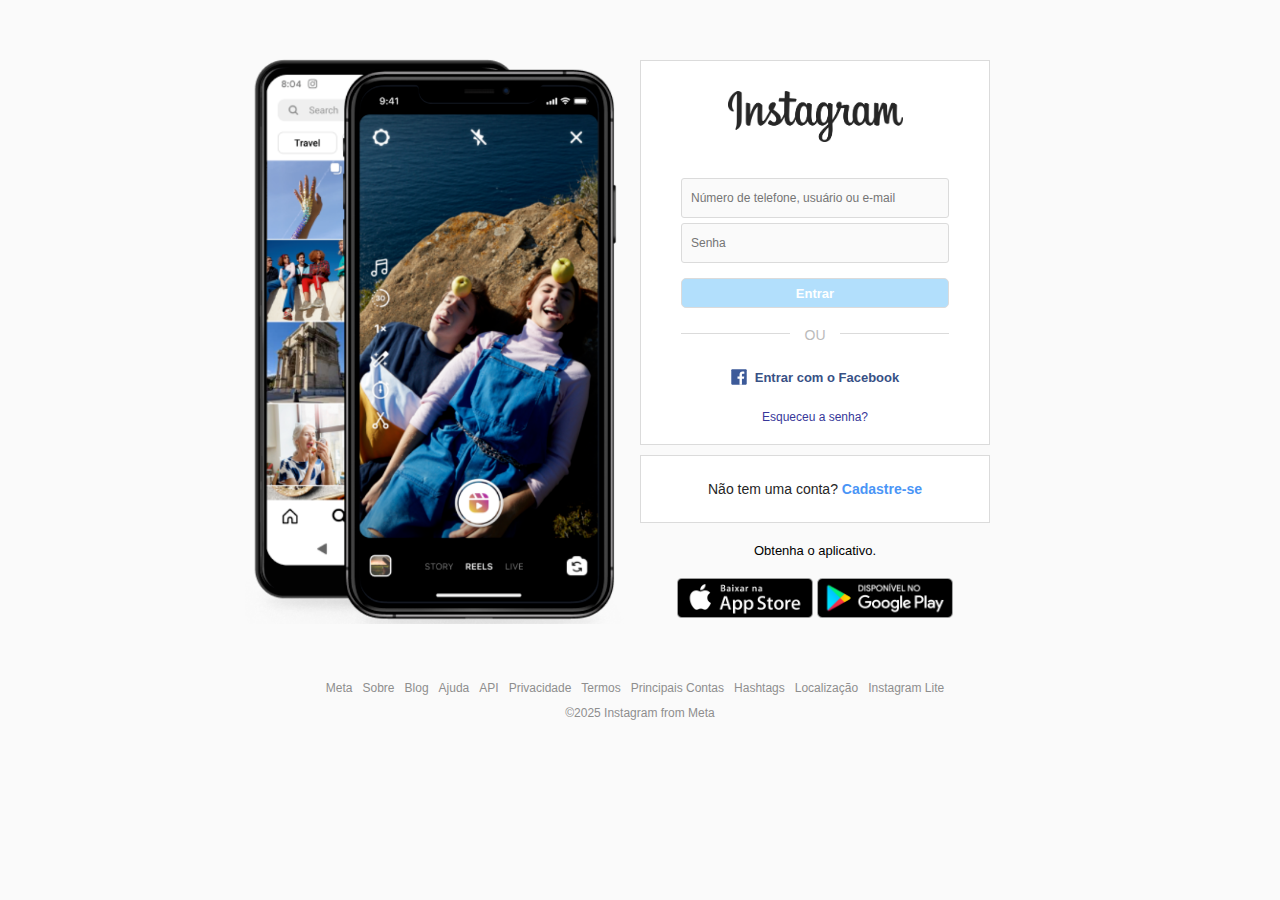
<file: 10_CLONE_HOME_INSTA/index.html>
<!DOCTYPE html>
<html lang="en">
<head>
    <meta charset="UTF-8">
    <meta name="viewport" content="width=device-width, initial-scale=1.0">
    <title>Instagram</title>
    <link rel="stylesheet" href="css/styles.css">
    <link rel="shortcut icon" href="img/favicon.png" type="image/x-icon">
</head>
<body>
    <main>
        <div id="main-container">
            <!-- Banner Container -->
            <div id="banner-container">
                <img src="img/banner2.png" alt="Crie uma conta no Instagram">
            </div>
            <!-- Login e Registro -->
            <div id="form-container">
                <div id="form-box">
                    <img id="logo-insta" src="img/logo_instagram.png" alt="Instagram">
                    <form id="login-form">
                        <input type="text" name="username" placeholder="Número de telefone, usuário ou e-mail">
                        <input type="password" name="password" placeholder="Senha">
                        <input type="submit" value="Entrar">
                    </form>
                    <div class="separator">
                        <div class="line"></div>
                        <span>Ou</span>
                    </div>
                    <div id="other-links">
                        <div id="facebook-login">
                            <a href="#">
                                <img src="img/logo_facebook.svg" alt="Facebook">
                                <span>Entrar com o Facebook</span>
                            </a>
                        </div>
                        <div id="forgot-pass">
                            <a href="#">Esqueceu a senha?</a>
                        </div>
                    </div>
                </div>
                <div id="register-container">
                    <p>Não tem uma conta? <a href="#">Cadastre-se</a></p>
                </div>
                <div id="get-app-container">
                    <p>Obtenha o aplicativo.</p>
                    <a href="#">
                        <img src="img/apple_btn.png" alt="Apple Store">
                    </a>
                    <a href="#">
                        <img src="img/gplay_btn.png" alt="Google Play">
                    </a>
                </div>
            </div>
        </div>
    </main>
    <footer>
        <nav>
            <ul id="footer-links">
                <li><a href="#">Meta</a></li>
                <li><a href="#">Sobre</a></li>
                <li><a href="#">Blog</a></li>
                <li><a href="#">Ajuda</a></li>
                <li><a href="#">API</a></li>
                <li><a href="#">Privacidade</a></li>
                <li><a href="#">Termos</a></li>
                <li><a href="#">Principais Contas</a></li>
                <li><a href="#">Hashtags</a></li>
                <li><a href="#">Localização</a></li>
                <li><a href="#">Instagram Lite</a></li>
            </ul>
        </nav>
        <p id="copyright">&copy;2025 Instagram from Meta</p>
    </footer>
</body>
</html>
</file>
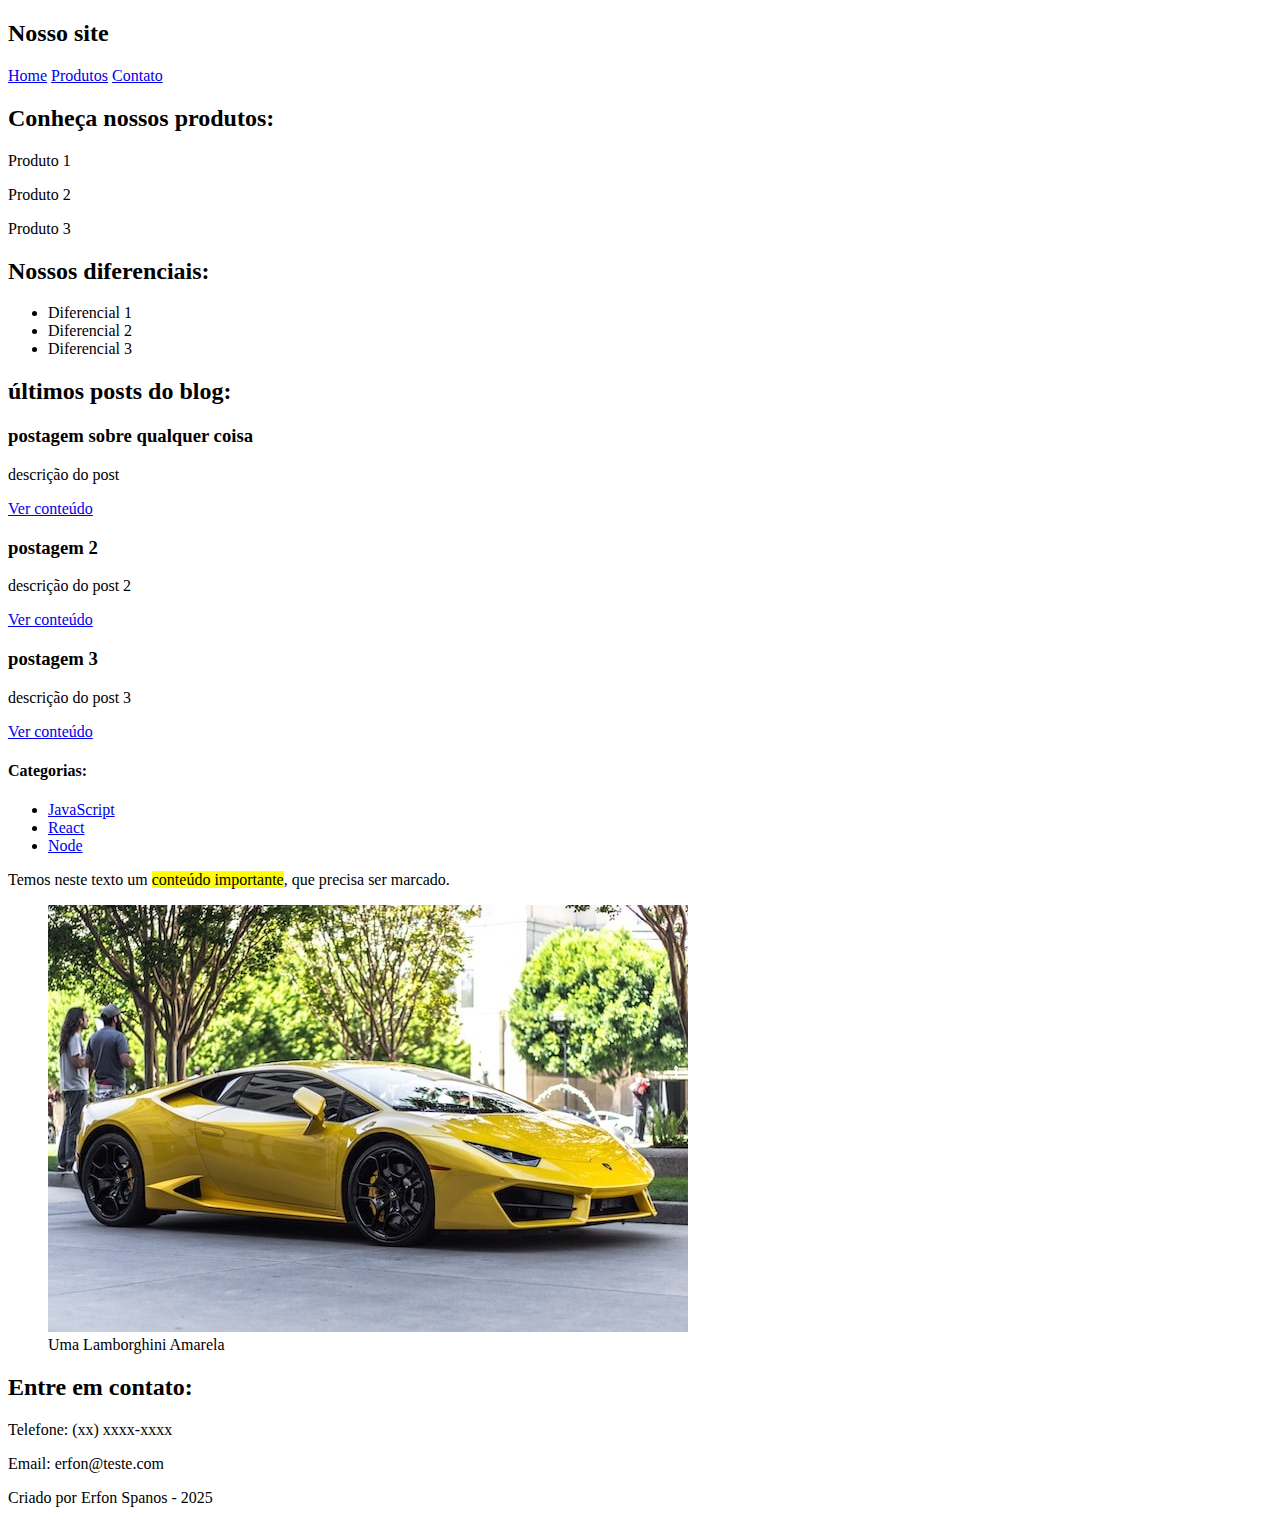
<file: 11_HTML_SEMANTICO/index.html>
<!DOCTYPE html>
<html lang="en">
<head>
    <meta charset="UTF-8">
    <meta name="viewport" content="width=device-width, initial-scale=1.0">
    <title>HTML Semantico</title>
</head>
<body>
    <!-- 3 - header -->
     <header>
        <h2>Nosso site</h2>
        <!-- <ul>
            <li><a href="#">Home</a></li>
            <li><a href="#">Produtos</a></li>
            <li><a href="#">Contato</a></li>
        </ul> -->

        <!-- 5 - nav -->
         <nav>
            <a href="#">Home</a>
            <a href="#">Produtos</a>
            <a href="#">Contato</a>
         </nav>
     </header>
   
    <!-- 8 - main -->
     <main>
        
        <!-- 1 - section -->
    <section>
        <h2>Conheça nossos produtos:</h2>
        <p>Produto 1</p>
        <p>Produto 2</p>
        <p>Produto 3</p>
    </section>
    <section>
        <h2>Nossos diferenciais:</h2>
        <ul>
            <li>Diferencial 1</li>
            <li>Diferencial 2</li>
            <li>Diferencial 3</li>
        </ul>
    </section>

    <!-- 2 - article -->
     <section>
        <h2>últimos posts do blog:</h2>
        <article>
            <h3>postagem sobre qualquer coisa</h3>
            <p>descrição do post</p>
            <a href="#">Ver conteúdo</a>
        </article>
        <article>
            <h3>postagem 2</h3>
            <p>descrição do post 2</p>
            <a href="#">Ver conteúdo</a>
        </article>
        <article>
            <h3>postagem 3</h3>
            <p>descrição do post 3</p>
            <a href="#">Ver conteúdo</a>
        </article>
     </section>

     </main>

     <!-- 6 - aside -->
      <aside>
        <h4>Categorias:</h4>
        <ul>
            <li><a href="#">JavaScript</a></li>
            <li><a href="#">React</a></li>
            <li><a href="#">Node</a></li>
        </ul>
      </aside>

     <!-- 9 - mark -->
     <p>Temos neste texto um <mark>conteúdo importante</mark>, que precisa ser marcado.</p> 

     <!-- 7 - figure - figcaption -->
      <figure>
        <img src="img/lambo.jpg" alt="lamborghini">
        <figcaption>Uma Lamborghini Amarela</figcaption>
      </figure>

     <!-- 4 - footer -->
      <footer>
        <div>
            <h2>Entre em contato:</h2>
            <p>Telefone: (xx) xxxx-xxxx</p>
            <p>Email: erfon@teste.com</p>
        </div>
        <p>Criado por Erfon Spanos - 2025</p>
      </footer>
</body>
</html>
</file>
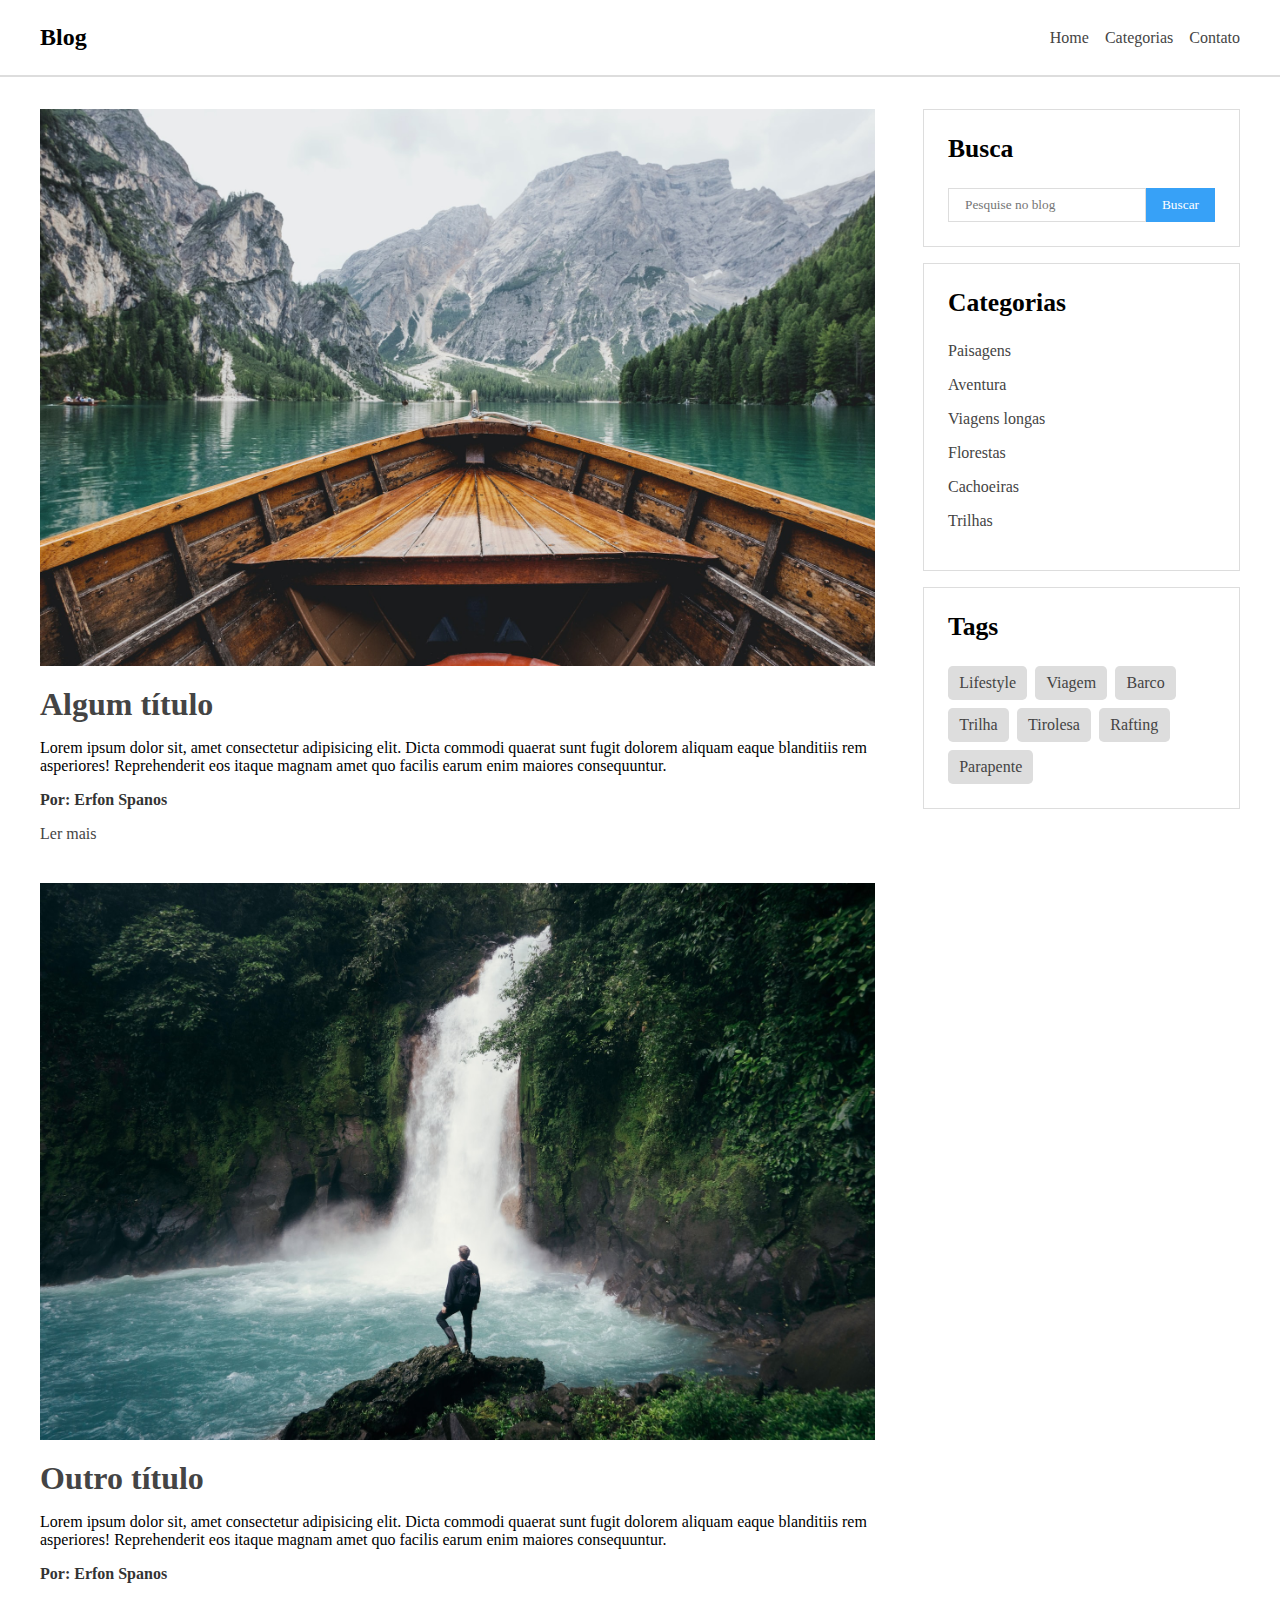
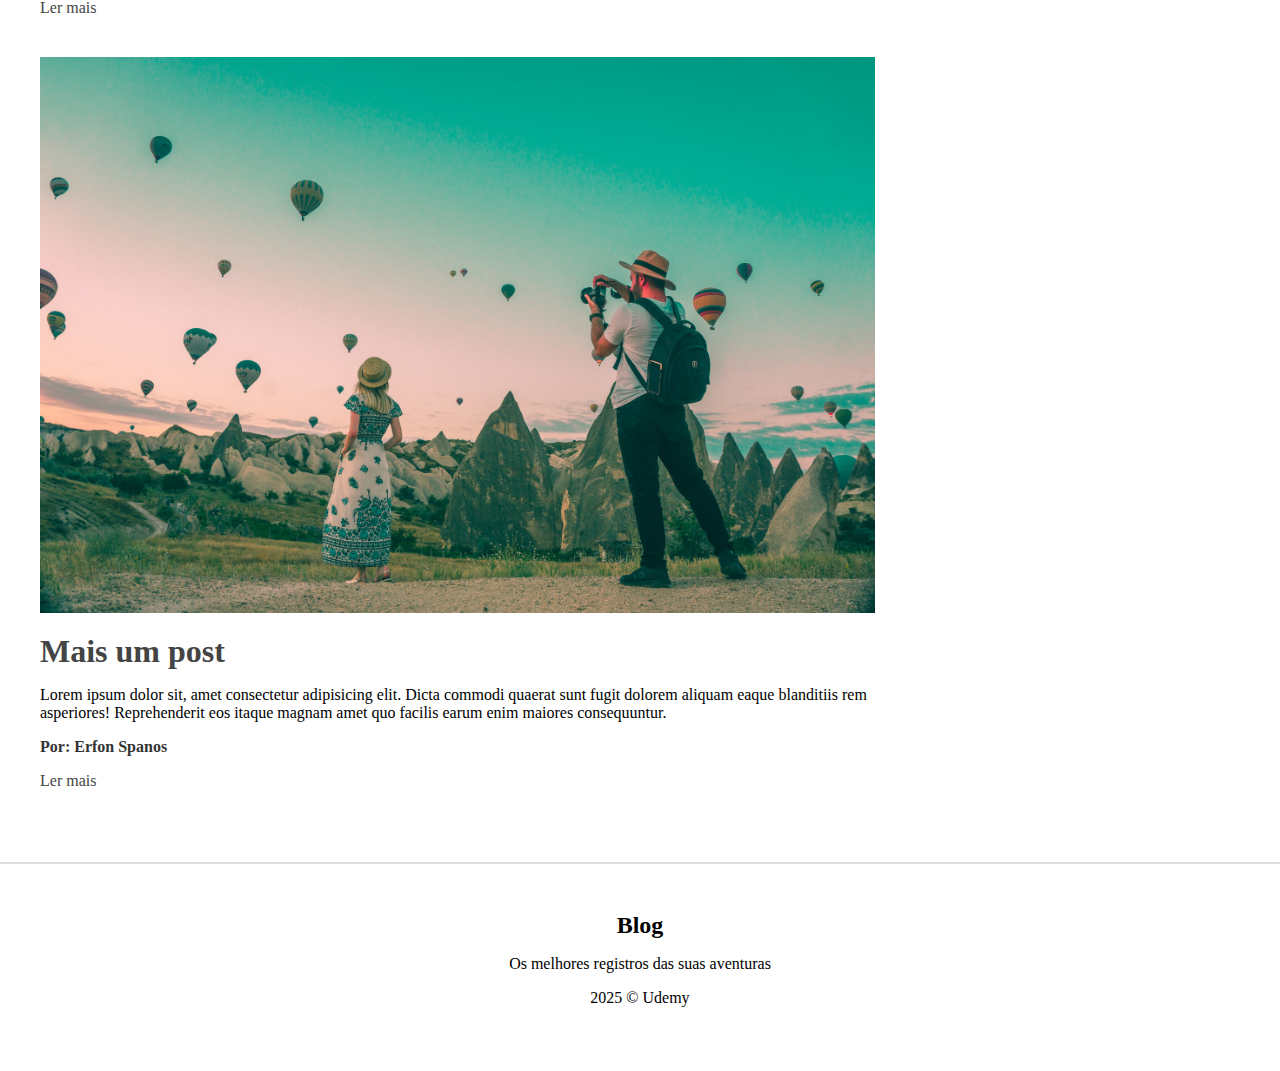
<file: 12_BLOG_HTML_SEMANTICO/index.html>
<!DOCTYPE html>
<html lang="en">
<head>
    <meta charset="UTF-8">
    <meta name="viewport" content="width=device-width, initial-scale=1.0">
    <title>Blog Semântico</title>
    <link rel="stylesheet" href="css/styles.css">
</head>
<body>
    <header>
        <nav id="navbar">
            <div id="navbar-inner">
                <h2>Blog</h2>
                <ul id="nav-links">
                    <li><a href="#">Home</a></li>
                    <li><a href="#">Categorias</a></li>
                    <li><a href="#">Contato</a></li>
                </ul>
            </div>
        </nav>
    </header>

    <div class="container">
        <main id="posts-container">
            <article class="post">
                <img src="img/f1.jpg" alt="Passeio de barco">
                <h3 class="title"><a href="#">Algum título</a></h3>
                <p class="description">Lorem ipsum dolor sit, amet consectetur adipisicing elit. Dicta commodi quaerat sunt fugit dolorem aliquam eaque blanditiis rem asperiores! Reprehenderit eos itaque magnam amet quo facilis earum enim maiores consequuntur.</p>
                <p class="author">Por: Erfon Spanos</p>
                <a href="#">Ler mais</a>
            </article>
            <article class="post">
                <img src="img/f2.jpg" alt="Cachoeira">
                <h3 class="title"><a href="#">Outro título</a></h3>
                <p class="description">Lorem ipsum dolor sit, amet consectetur adipisicing elit. Dicta commodi quaerat sunt fugit dolorem aliquam eaque blanditiis rem asperiores! Reprehenderit eos itaque magnam amet quo facilis earum enim maiores consequuntur.</p>
                <p class="author">Por: Erfon Spanos</p>
                <a href="#">Ler mais</a>
            </article>
            <article class="post">
                <img src="img/f3.jpg" alt="Balão">
                <h3 class="title"><a href="#">Mais um post</a></h3>
                <p class="description">Lorem ipsum dolor sit, amet consectetur adipisicing elit. Dicta commodi quaerat sunt fugit dolorem aliquam eaque blanditiis rem asperiores! Reprehenderit eos itaque magnam amet quo facilis earum enim maiores consequuntur.</p>
                <p class="author">Por: Erfon Spanos</p>
                <a href="#">Ler mais</a>
            </article>
        </main>

        <aside id="sidebar">
            <section id="search-bar">
                <h4>Busca</h4>
                <form>
                    <input type="text" placeholder="Pesquise no blog">
                    <input type="submit" value="Buscar">
                </form>
            </section>
            <section id="categories">
                <h4>Categorias</h4>
                <nav>
                    <ul>
                        <li><a href="#">Paisagens</a></li>
                        <li><a href="#">Aventura</a></li>
                        <li><a href="#">Viagens longas</a></li>
                        <li><a href="#">Florestas</a></li>
                        <li><a href="#">Cachoeiras</a></li>
                        <li><a href="#">Trilhas</a></li>
                    </ul>
                </nav>
            </section>
            <section id="tags">
                <h4>Tags</h4>
                <div id="tags-container">
                    <a href="#">Lifestyle</a>
                    <a href="#">Viagem</a>
                    <a href="#">Barco</a>
                    <a href="#">Trilha</a>
                    <a href="#">Tirolesa</a>
                    <a href="#">Rafting</a>
                    <a href="#">Parapente</a>
                </div>
            </section>
        </aside>
    </div>
    
    <footer id="footer">
        <h2>Blog</h2>
        <p>Os melhores registros das suas aventuras</p>
        <p>2025 &copy; Udemy</p>
    </footer>
</body>
</html>
</file>
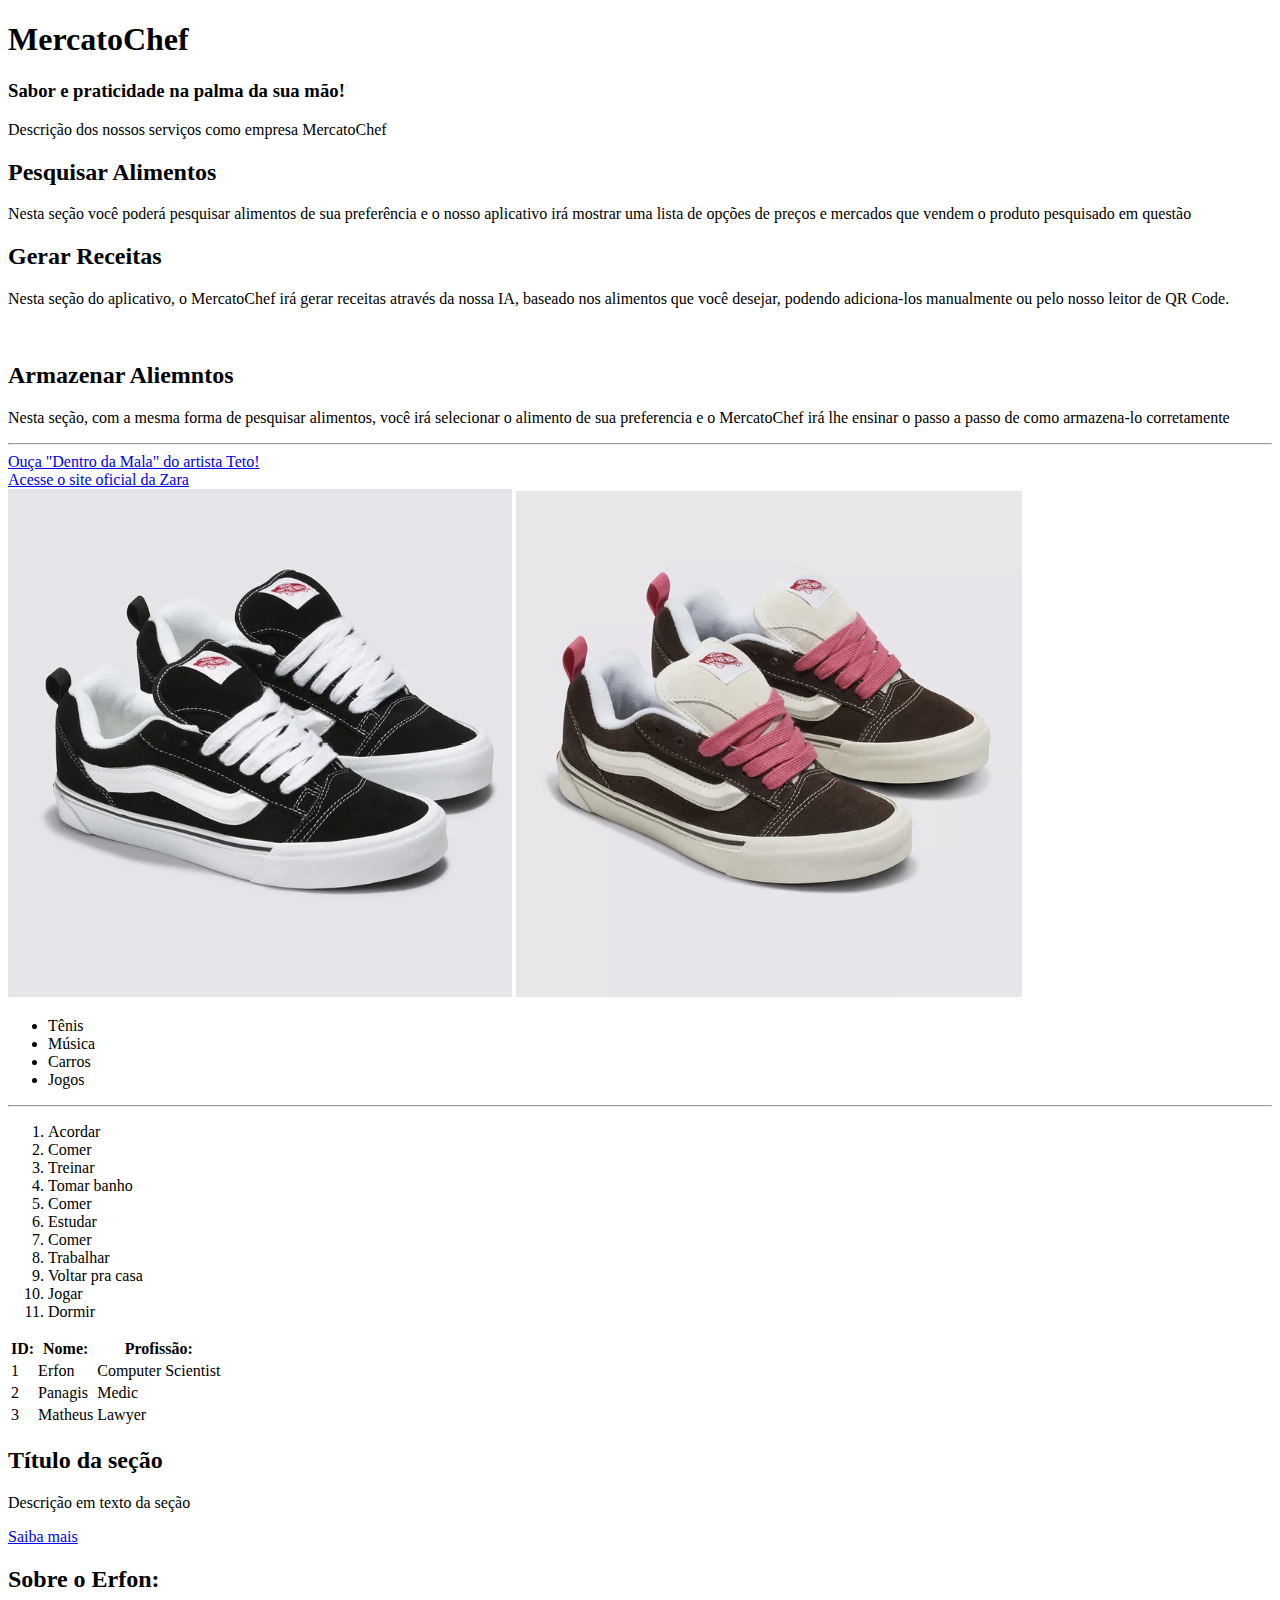
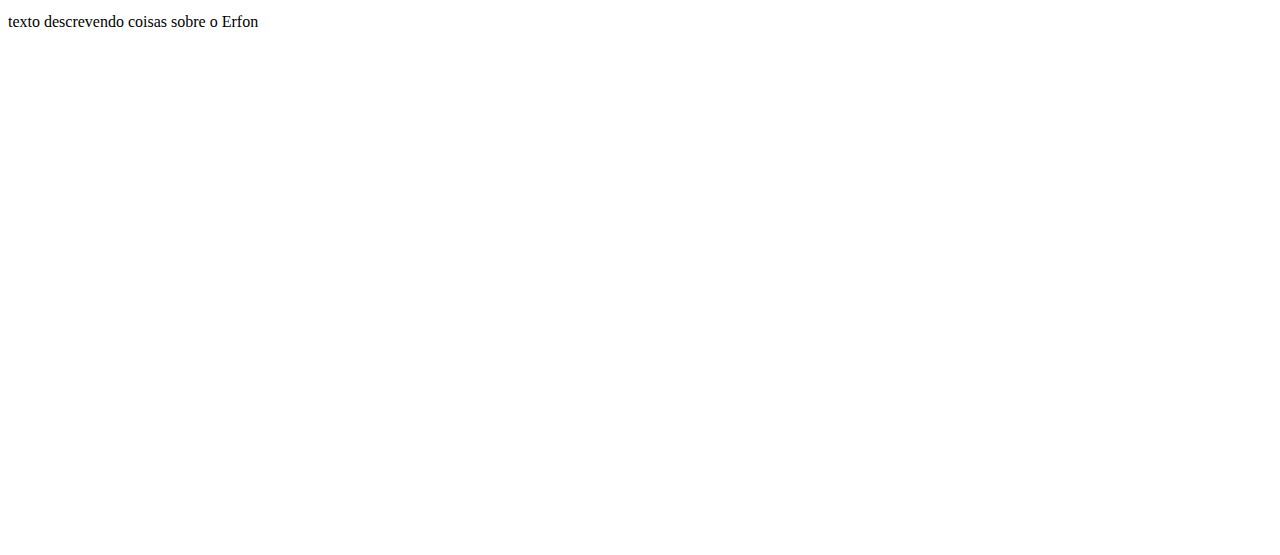
<file: 2_HTML/index.html>
<!DOCTYPE html>
<html lang="en">
<head>
    <meta charset="UTF-8">
    <meta name="viewport" content="width=device-width, initial-scale=1.0">
    <title>MercatoChef</title>
</head>
<body style="padding-bottom: 500px;">
    <h1>MercatoChef</h1>
    <h3>Sabor e praticidade na palma da sua mão!</h3>

    <p>Descrição dos nossos serviços como empresa MercatoChef</p>

    <h2>Pesquisar Alimentos</h2>
    <p>Nesta seção você poderá pesquisar alimentos de sua preferência e o nosso aplicativo irá mostrar uma lista de opções de preços e mercados que vendem o produto pesquisado em questão</p>
    <h2>Gerar Receitas</h2>
    <p>Nesta seção do aplicativo, o MercatoChef irá gerar receitas através da nossa IA, baseado nos alimentos que você desejar, podendo adiciona-los manualmente ou pelo nosso leitor de QR Code.</p>
    <br>
    <h2>Armazenar Aliemntos</h2>
    <p>Nesta seção, com a mesma forma de pesquisar alimentos, você irá selecionar o alimento de sua preferencia e o MercatoChef irá lhe ensinar o passo a passo de como armazena-lo corretamente</p>
    <hr>
    <!--Este e um comentario-->

    <!--5 - Atributo-->
    <a href="https://www.youtube.com/watch?v=X8-76WT9XWI">Ouça "Dentro da Mala" do artista Teto!</a>
    <br>

    <!--6 - Abrir link em nova aba-->
    <a href="https://www.zara.com/br/" target="_blank">Acesse o site oficial da Zara</a>
    <br>

    <!--7 - Imagem-->
    <img src="img/knu preto.png" alt="">

    <!--8 - Alt-->
    <img src="img/knu marrom.png" alt="Tenis Vans do modelo Knu Skool variação marrom com cadarço rosa">

    <!--9 - Listas não ordenadas-->
    <ul>
        <li>Tênis</li>
        <li>Música</li>
        <li>Carros</li>
        <li>Jogos</li>
    </ul>

    <hr>
    <!--10 - Listas Ordenadas-->
    <ol>
        <li>Acordar</li>
        <li>Comer</li>
        <li>Treinar</li>
        <li>Tomar banho</li>
        <li>Comer</li>
        <li>Estudar</li>
        <li>Comer</li>
        <li>Trabalhar</li>
        <li>Voltar pra casa</li>
        <li>Jogar</li>
        <li>Dormir</li>
    </ol>

    <!--11 - Tabelas-->
    <table>
        <tr>
            <th>ID:</th>
            <th>Nome:</th>
            <th>Profissão:</th>
        </tr>
        <tr>
            <td>1</td>
            <td>Erfon</td>
            <td>Computer Scientist</td>
        </tr>
        <tr>
            <td>2</td>
            <td>Panagis</td>
            <td>Medic</td>
        </tr>
        <tr>
            <td>3</td>
            <td>Matheus</td>
            <td>Lawyer</td>
        </tr>
    </table>

    <!--12 - Divisões-->
    <div>
        <h2>Título da seção</h2>
        <p>Descrição em texto da seção</p>
        <a href="#">Saiba mais</a>
    </div>

    <div>
        <h2>Sobre o Erfon:</h2>
        <p>texto descrevendo coisas sobre o Erfon</p>
    </div>
</body>
</html>
</file>
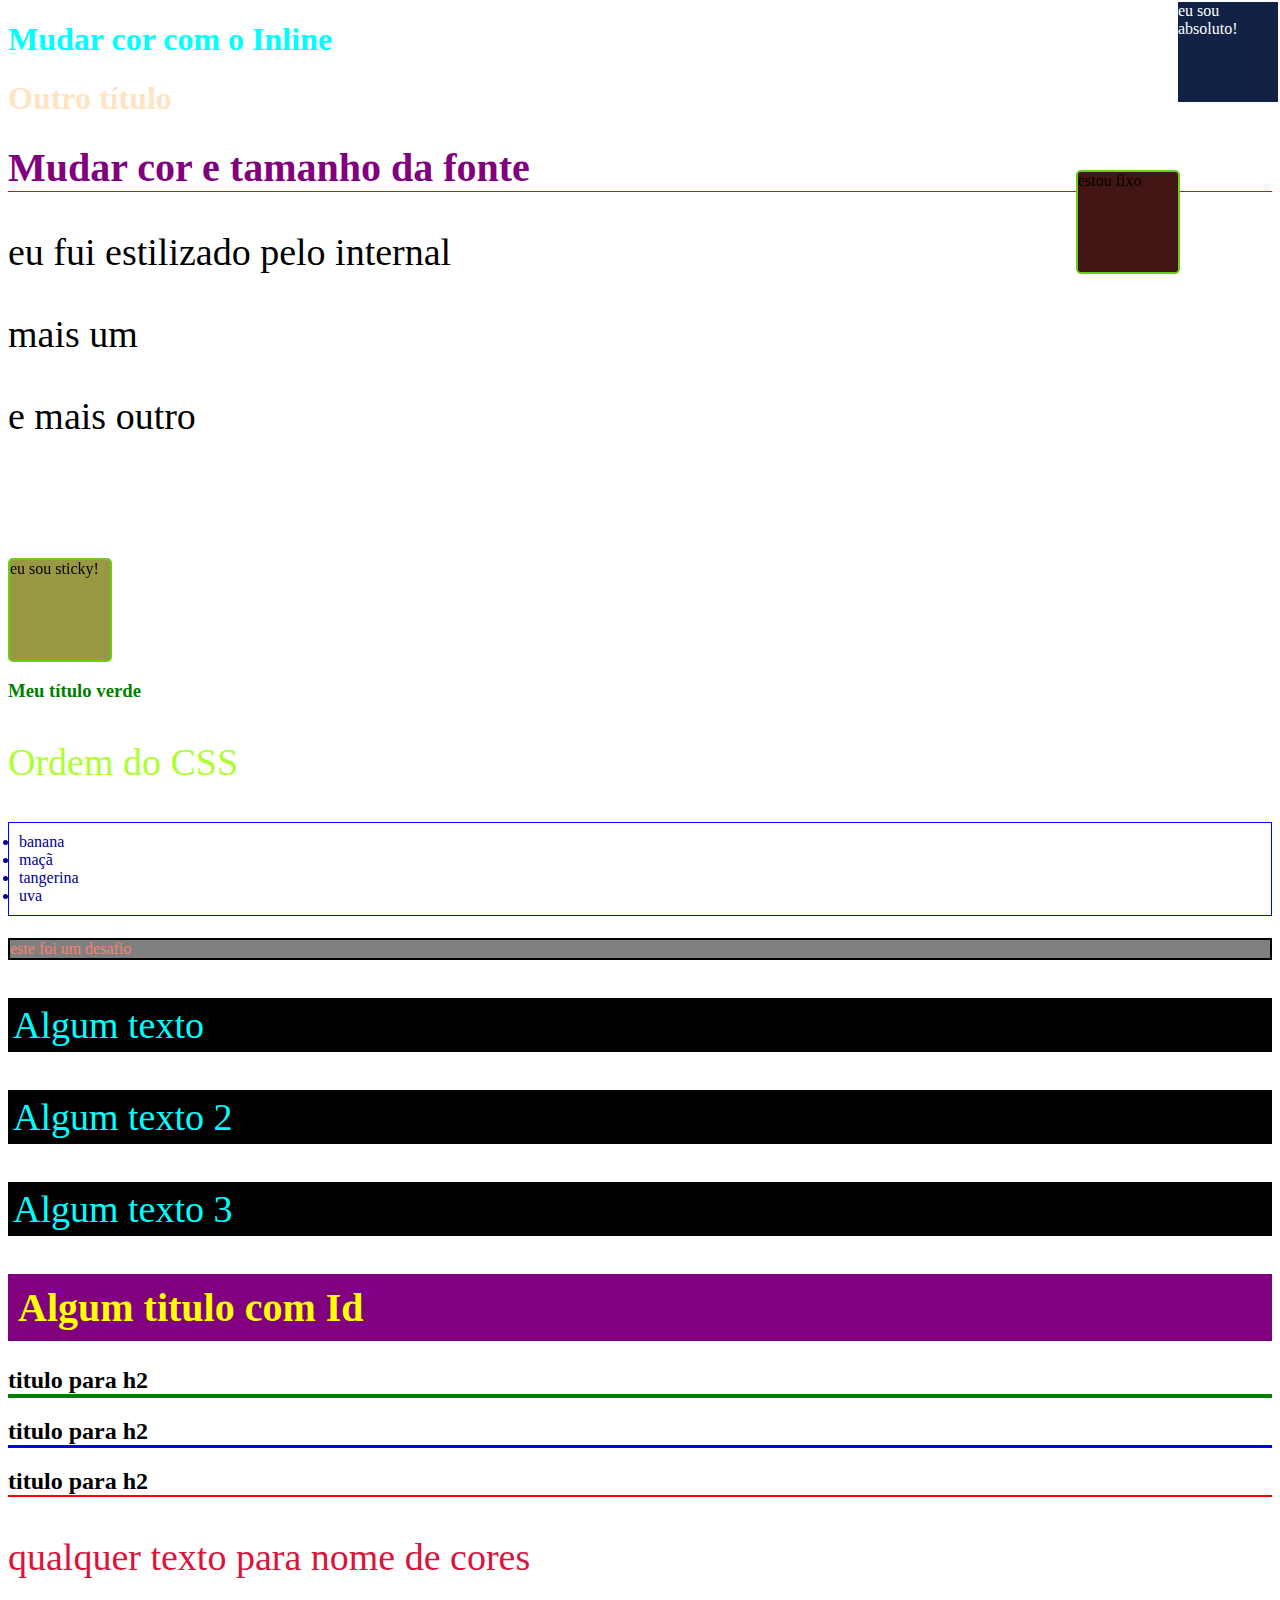
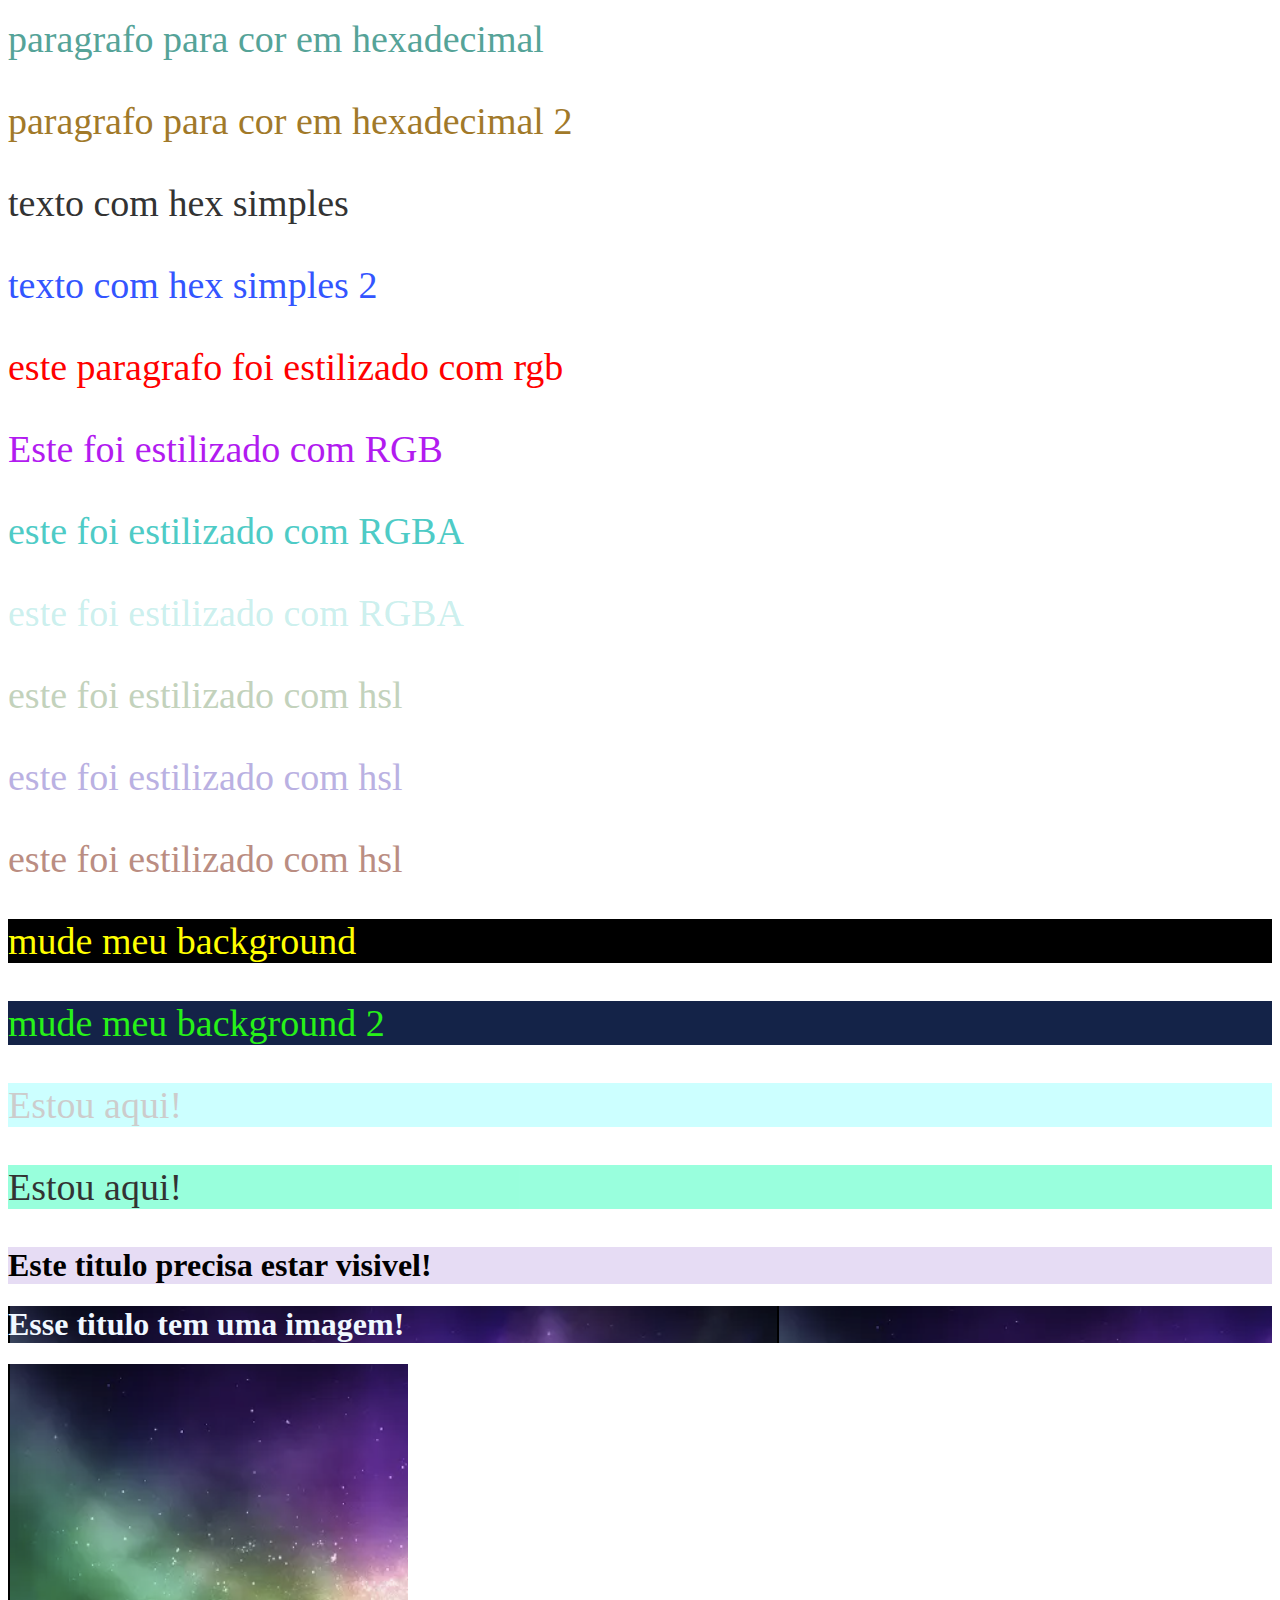
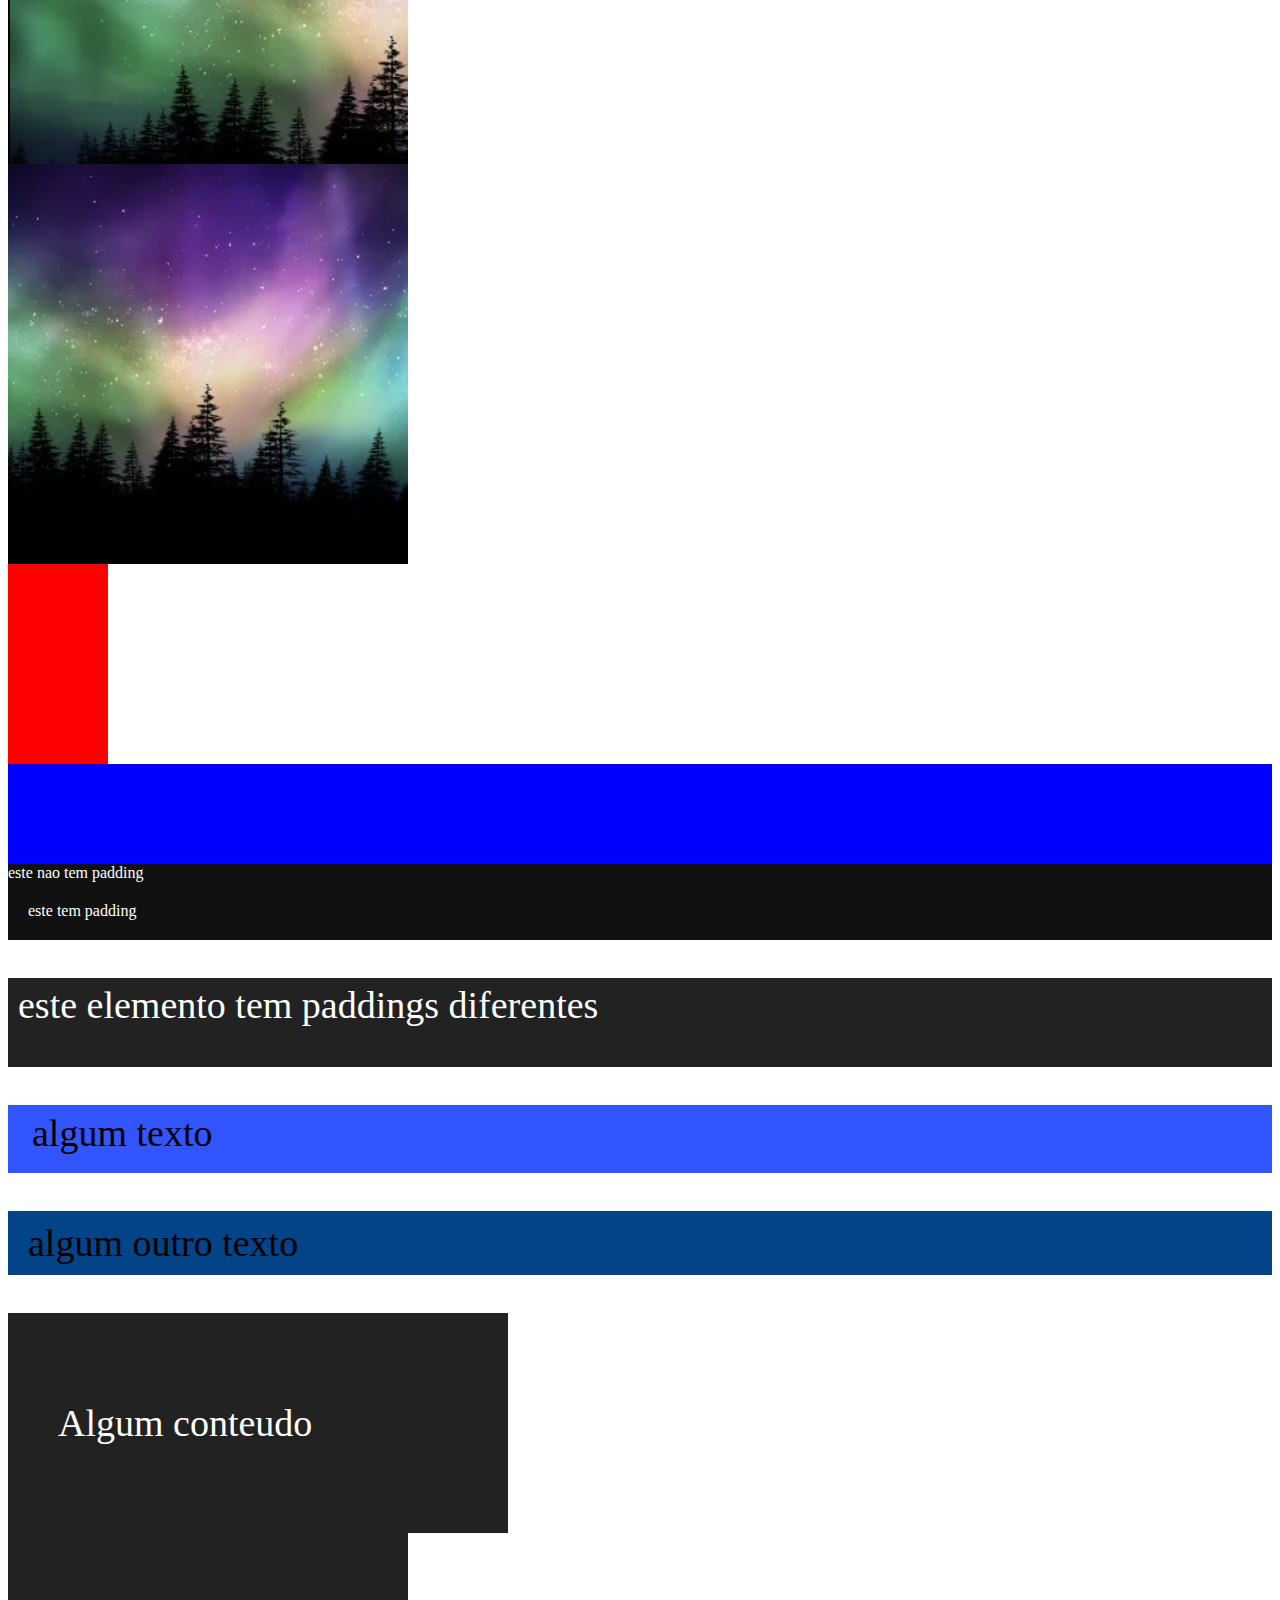
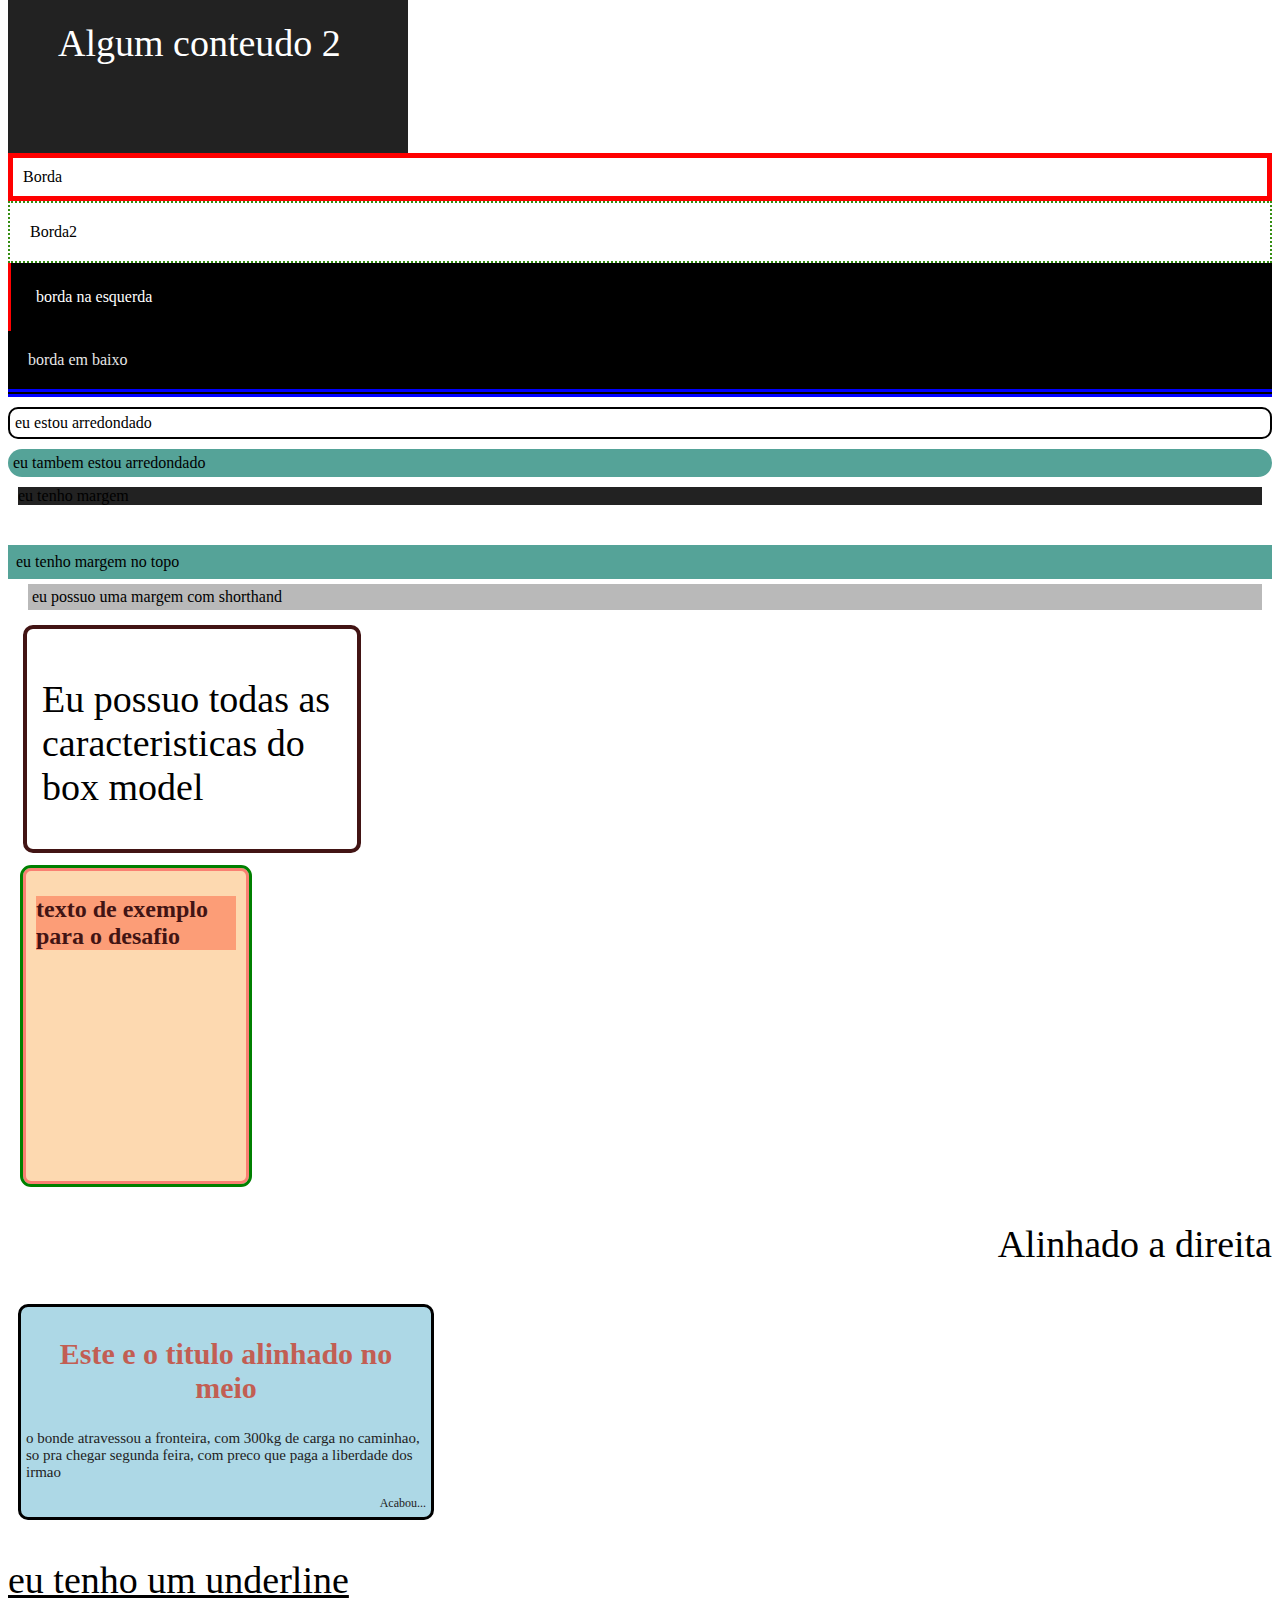
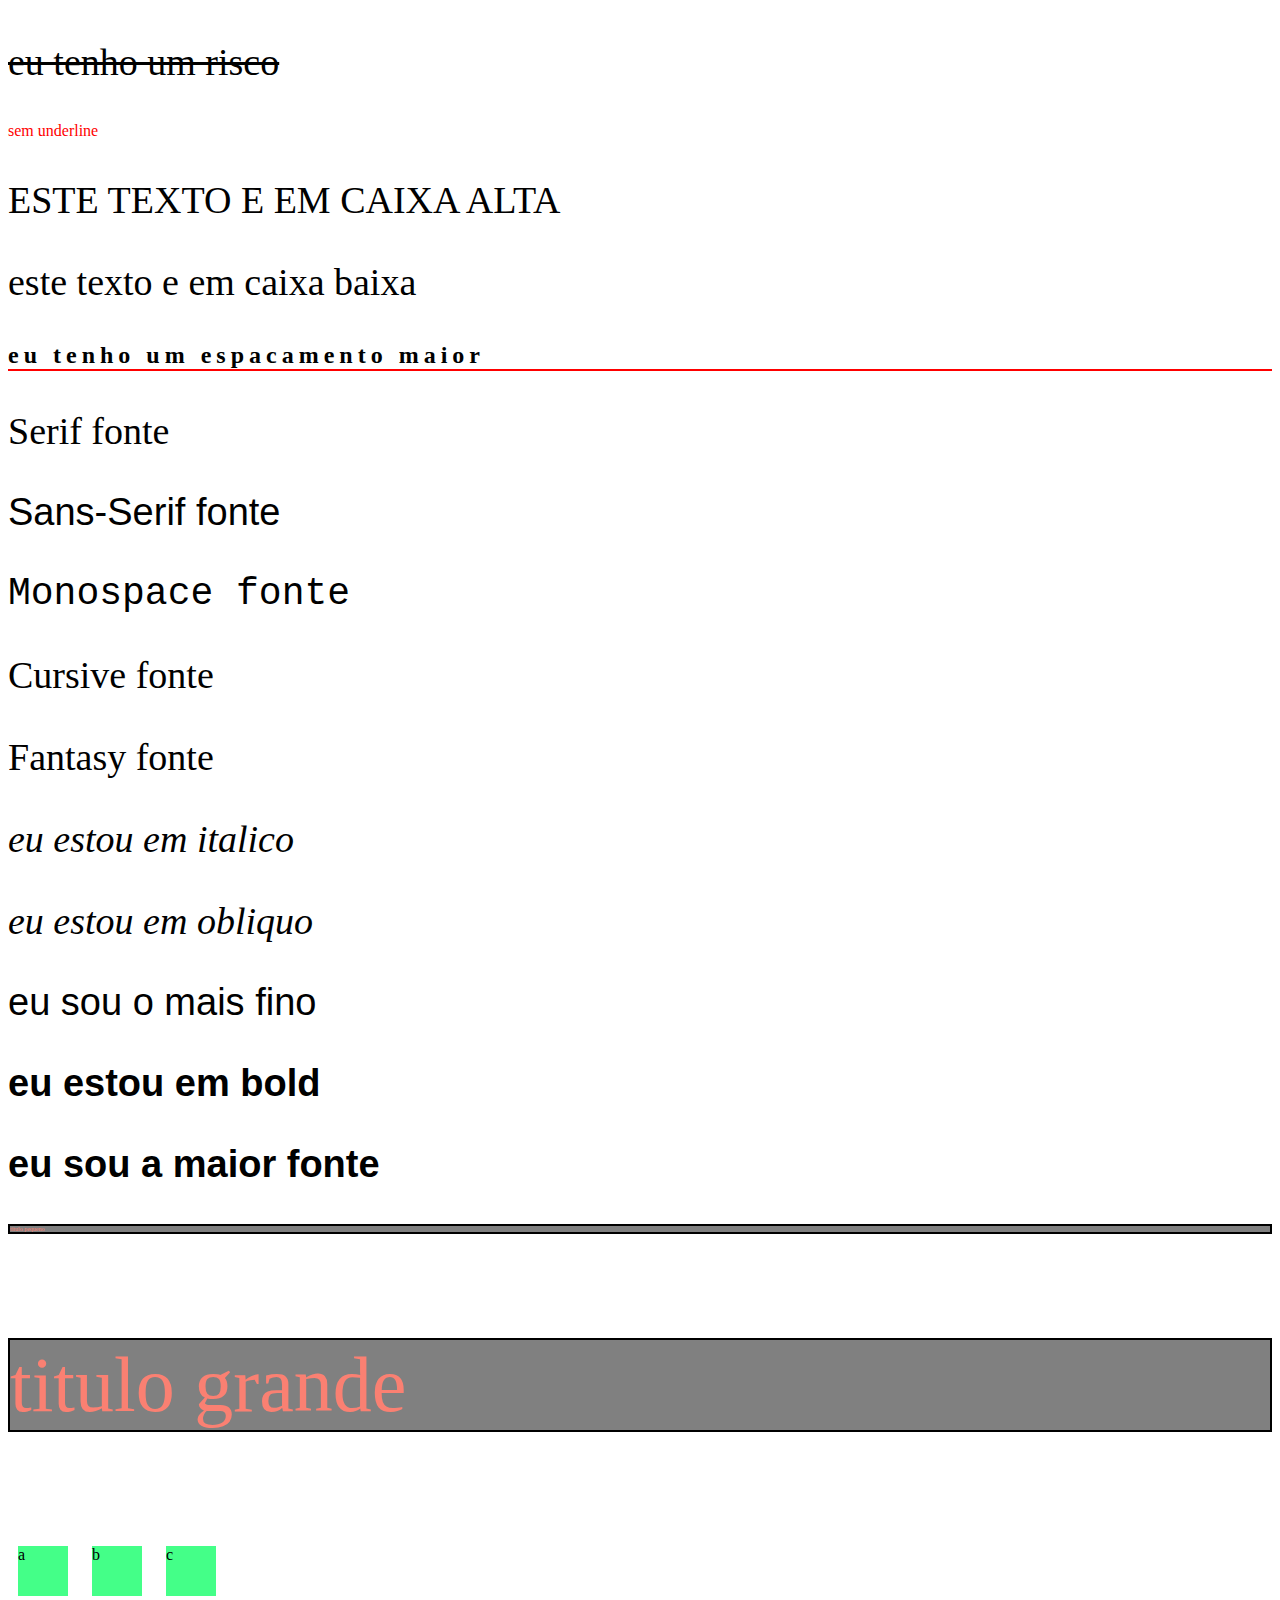
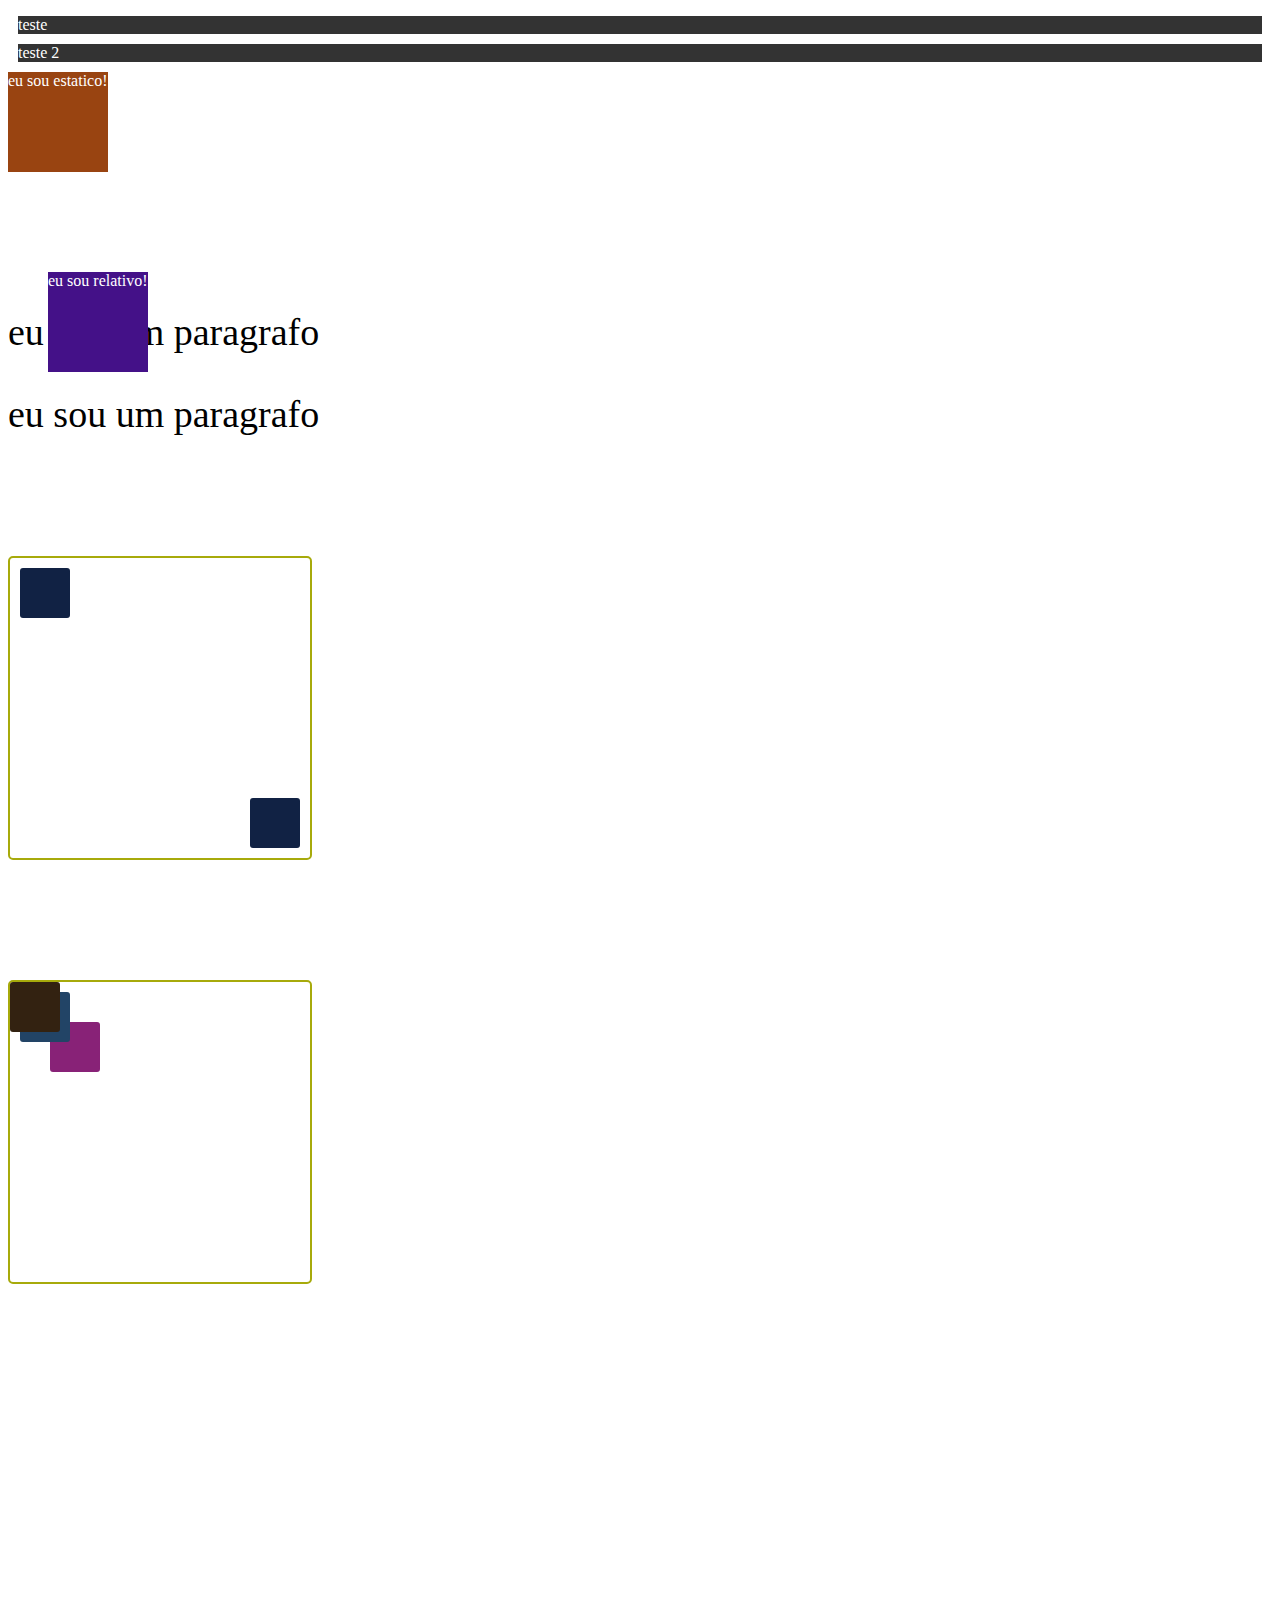
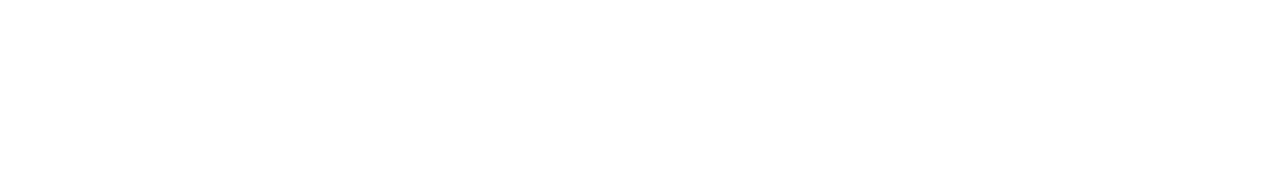
<file: 3_CSS/index.html>
<!DOCTYPE html>
<html lang="en">
<head>
    <meta charset="UTF-8">
    <meta name="viewport" content="width=device-width, initial-scale=1.0">
    <title>CSS</title>
    <!-- 3 - Internal CSS -->
    <style>
        p {
            /* color: brown; */
            /* font-weight: bold; */
            font-size: 38px;
        }
    </style>

    <!-- 4 - External CSS -->
     <!-- Cascading Style Sheets -->
     <link rel="stylesheet" href="css/styles.css">
     <link rel="stylesheet" href="css/lists.css">
     <link rel="stylesheet" href="css/titles.css">
</head>
<body>
    <!-- 1 - Inline CSS -->
    <h1 style="color: aqua;">Mudar cor com o Inline</h1>
    <h1 style="color: bisque;">Outro título</h1>

    <!-- 2 - Múltiplas Regras -->
    <h1 style="color: purple; font-size: 40px; border-bottom: 1px solid red;">Mudar cor e tamanho da fonte</h1>

    <!-- 3 - Internal CSS -->
     <p>eu fui estilizado pelo internal</p>
     <p>mais um</p>
     <p>e mais outro</p>

     <!-- 48 - sticky -->
     <div class="sticky">
      <span>eu sou sticky!</span>
     </div>

    <!-- 4 - External CSS -->
     <h3>Meu título verde</h3>

    <!-- 5 - Ordem do CSS-->
     <p style="color: greenyellow;">Ordem do CSS</p>

    <!-- 6 - Multiplos CSS -->
      <ul>
        <li>banana</li>
        <li>maçã</li>
        <li>tangerina</li>
        <li>uva</li>
      </ul>

    <!-- Desafio CSS 1 -->
       <h4>este foi um desafio</h4>

    <!-- 8 - Classes -->
        <p class="paragraph">Algum texto</p>
        <p class="paragraph">Algum texto 2</p>
        <p class="paragraph">Algum texto 3</p>

    <!-- 9 - Id -->
         <h1 id="exclusive-title">Algum titulo com Id</h1>

    <!-- 10 - multiplas regras/ordem do css-->
          <h2 id="algum-titulo" class="titulo">titulo para h2</h2>
          <h2 class="titulo">titulo para h2</h2>
          <h2>titulo para h2</h2>

    <!-- 11 - Nome de cor-->
      <p class="color-name">qualquer texto para nome de cores</p>

    <!-- 12 - hex-->
     <p class="hex">paragrafo para cor em hexadecimal</p>
     <p class="hex-2">paragrafo para cor em hexadecimal 2</p>

    <!-- 13 - mais sobre hex-->
     <p class="simple-hex">texto com hex simples</p>
     <p class="simple-hex-2">texto com hex simples 2</p>

    <!-- 14 - rgb-->
     <p class="rgb">este paragrafo foi estilizado com rgb</p>

     <p class="mixed-rgb">Este foi estilizado com RGB</p>

    <!-- 15 - RGBA -->
     <p class="rgba">este foi estilizado com RGBA</p>
     <p class="strong-rgba">este foi estilizado com RGBA</p>

    <!-- 16 - HSL -->
     <p class="hsl">este foi estilizado com hsl</p>
     <p class="hsl-2">este foi estilizado com hsl</p>
     <p class="hsl-3">este foi estilizado com hsl</p>

    <!-- 17 - Background -->
     <p class="bg">mude meu background</p>
     <p class="bg-2">mude meu background 2</p>

    <!-- 18 - Opacidade no bg -->
      <div class="bg-opacity">
        <p>Estou aqui!</p>
      </div>

      <div class="bg-opacity-2">
        <p>Estou aqui!</p>
      </div>

      <!-- 19 - rgba com opacidade -->
       <div class="rgba-opacity">
        <h1>Este titulo precisa estar visivel!</h1>
       </div>

       <!-- 20 - bg image -->
        <h1 class="bg-image">Esse titulo tem uma imagem!</h1>

       <!-- 21 - centralizar imagem de bg -->
        <div class="not-centered-bg"></div>
        <div class="centered-bg"></div>

       <!-- 22 - Altura e Largura -->
       <div class="height-width"></div>
       <div class="height-width-2"></div>

       <!-- 23 - padding -->
        <div class="without-padding">este nao tem padding</div>
        <div class="padding">este tem padding</div>

       <!-- 24 - padding individual-->
        <p class="padding-individual">este elemento tem paddings diferentes</p>

      <!-- 25 - shorthand padding -->
       <p class="shorthand-padding">algum texto</p>
       <p class="shorthand-padding-2">algum outro texto</p>

      <!-- 26 - padding com width -->
       <div class="without-border-box">
        <p> Algum conteudo </p>
      </div>
       <div class="border-box">
        <p> Algum conteudo 2 </p>
      </div>

      <!-- 27 - border -->
       <div class="border">Borda</div>
       <div class="border-2">Borda2</div>

      <!-- 28 - border individual -->
       <div class="border-left">borda na esquerda</div>
       <div class="border-bottom">borda em baixo</div>

      <!-- 29 - Borda arredondada -->
      <div class="rounded-p">eu estou arredondado</div>
      <div class="rounded-p-2">eu tambem estou arredondado</div>

      <!-- 30 - Margem -->
      <div class="margin">eu tenho margem</div>
      <div class="margin-top">eu tenho margem no topo</div>
      <div class="margin-shorthanded">eu possuo uma margem com shorthand</div>

      <!-- 31 - Box model -->
      <div class="box-model">
        <p>Eu possuo todas as caracteristicas do box model</p>
      </div>

      <!-- 2 desafio de css -->
      <div id="box-model-desafio">
        <h2 class="texto-desafio">texto de exemplo para o desafio</h2>
      </div>

      <!-- 33 - Text-Alignment -->
      <p class="text-aligned">Alinhado a direita</p>
      <div id="container-center">
        <h2 class="title-centered">Este e o titulo alinhado no meio</h2>
        <p class="left-text">o bonde atravessou a fronteira, com 300kg de carga no caminhao, so pra chegar segunda feira, com preco que paga a liberdade dos irmao</p>
        <p class="right-text">Acabou...</p>
      </div>

      <!-- 34 - Text decoration -->
      <p class="underline">eu tenho um underline</p>
      <p class="line-through">eu tenho um risco</p>
      <a href="#" class="remove-underline">sem underline</a>

      <!-- 35 - Text transform -->
      <p class="upper">Este texto e em caixa alta</p>
      <p class="lower">ESTE TEXTO E EM CAIXA BAIXA</p>

      <!-- 36 - letter spacing -->
      <h2 class="spacing">eu tenho um espacamento maior</h2>

      <!-- 37 - fontes de letras -->
      <p class="serif">Serif fonte</p>
      <p class="sans-serif">Sans-Serif fonte</p>
      <p class="monospace">Monospace fonte</p>
      <p class="cursive">Cursive fonte</p>
      <p class="fantasy">Fantasy fonte</p>

      <!-- 38 - Font style -->
      <p class="italic">eu estou em italico</p>
      <p class="oblique">eu estou em obliquo</p>

      <!-- 39 - Font weight -->
      <p class="thin">eu sou o mais fino</p>
      <p class="bold">eu estou em bold</p>
      <p class="bolder">eu sou a maior fonte</p>

      <!-- 40 - font size -->
      <h4 class="small">titulo pequeno</h4>
      <h4 class="big">titulo grande</h4>

      <!-- 41 - display -->
      <div class="inline-box">a</div>
      <div class="inline-box">b</div>
      <div class="inline-box">c</div>
      <span class="block">teste</span>
      <span class="block">teste 2</span>

      <!-- 42 - Escondendo elementos -->
      <p class="invisible">me encontre se puder</p>

      <!-- 43 - static -->
      <div class="static">
        <span>eu sou estatico!</span>
      </div>

      <!-- 44 - relative -->
      <div class="relative">
        <span>eu sou relativo!</span>
      </div>
      <p>eu sou um paragrafo</p>

      <!-- 45 - absolute -->
      <div class="absolute">
        <span>eu sou absoluto!</span>
      </div>
      <p>eu sou um paragrafo</p>

      <!-- 46 - relative com absolute -->
      <div class="relative-container">
        <div class="absolute-1"></div>
        <div class="absolute-2"></div>
      </div>

      <!-- 47 - fixed -->
      <div class="fixed">
        <span>estou fixo</span>
      </div>

      <!-- ultima posicao sticky de numero 48 esta apos a aula de numero 3 -->

      <!-- 49 - z-index -->
      <div class="relative-container">
        <div class="absolute-3"></div>
        <div class="absolute-4"></div>
        <div class="absolute-5"></div>
      </div>






</body>
</html>
</file>
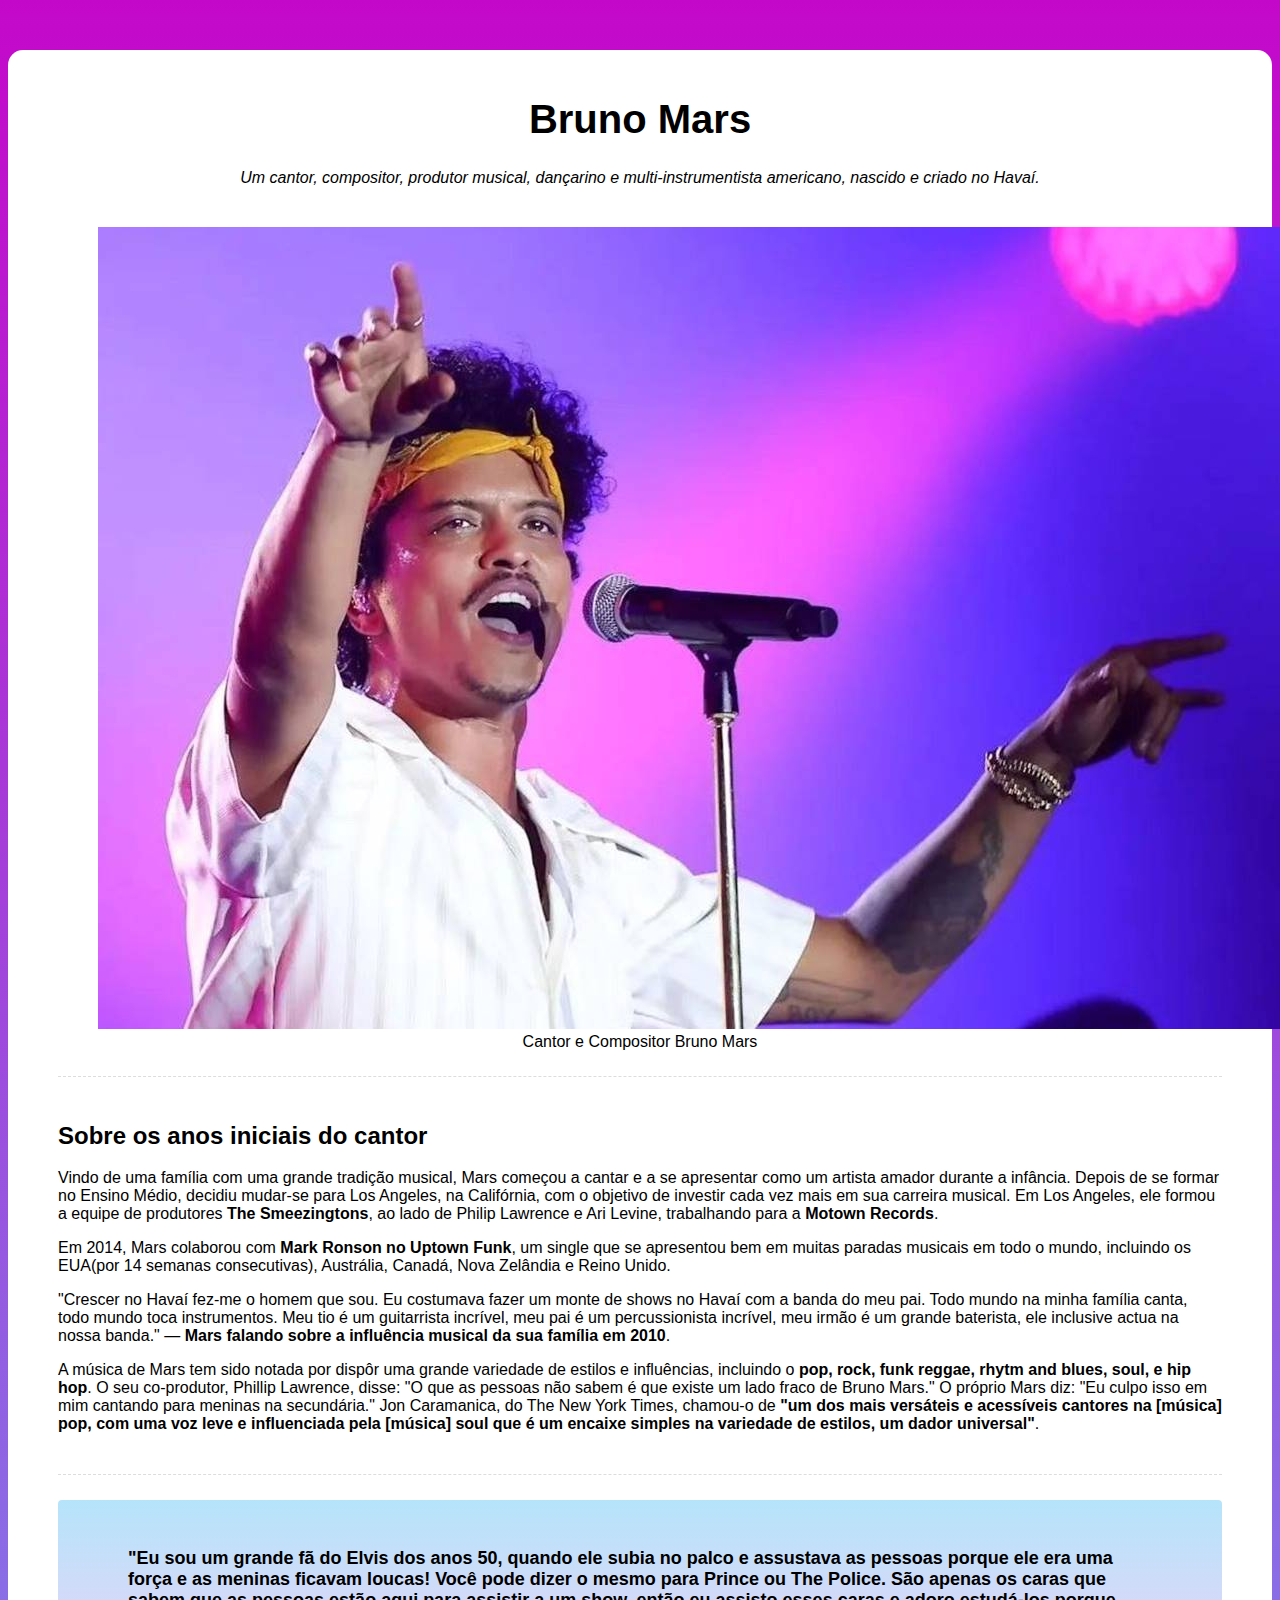
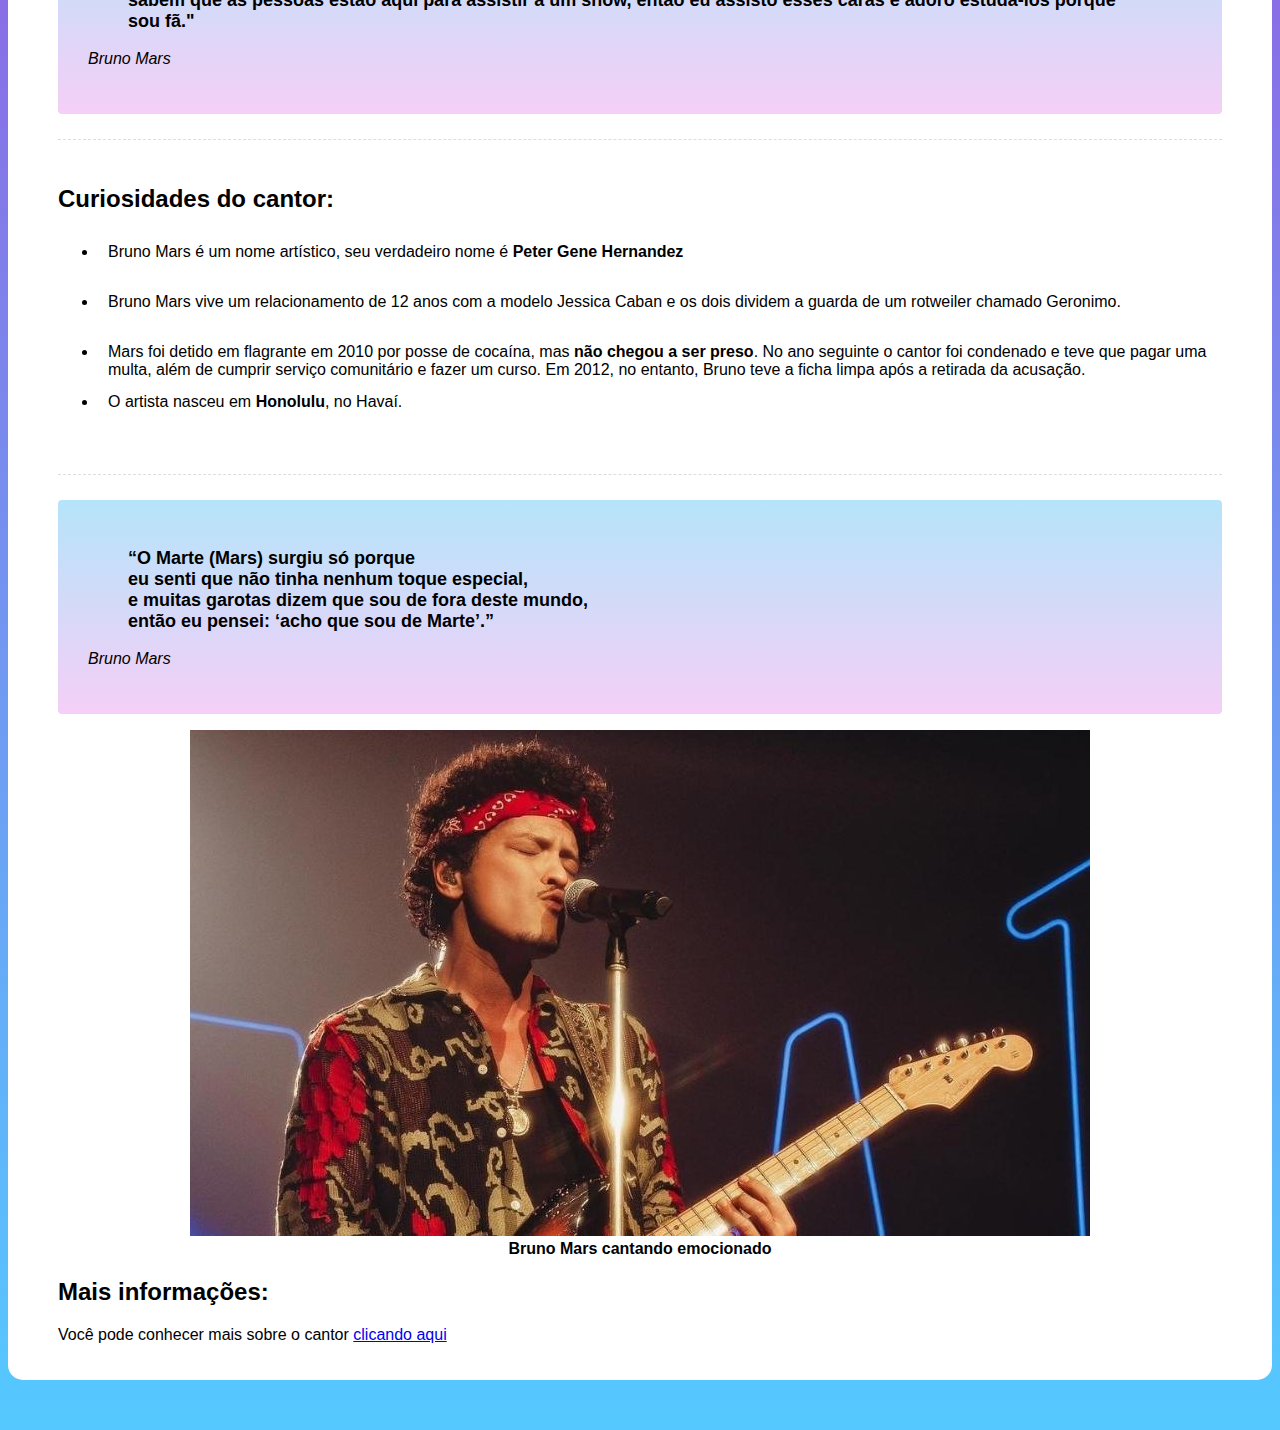
<file: 4_TRIBUTO/index.html>
<!DOCTYPE html>
<html lang="en">
<head>
    <meta charset="UTF-8">
    <meta name="viewport" content="width=device-width, initial-scale=1.0">
    <title>Pagina de Tributo: Bruno Mars</title>
    <link rel="stylesheet" href="css/styles.css">
</head>
<body>
    <div class="container">
        <!-- cabecalho -->
        <div class="header">
            <h1 class="main-title">Bruno Mars</h1>
            <p class="main-paragraph">Um cantor, compositor, produtor musical, dançarino e multi-instrumentista americano, nascido e criado no Havaí.</p>
        </div>
        <!-- imagem de destaque -->
        <div class="featured-image">
            <figure>
                <img src="img/Bruno-Mars-The-Twon.jpg" alt="Cantor Bruno Mars cantando">
                <figcaption>Cantor e Compositor Bruno Mars</figcaption>
            </figure>
        </div>
        <!-- biografia -->
        <div class="biography-container">
            <h2>Sobre os anos iniciais do cantor</h2>
            <p>
                Vindo de uma família com uma grande tradição musical, Mars começou a cantar e a se apresentar como um artista amador durante a infância. 
                Depois de se formar no Ensino Médio, decidiu mudar-se para Los Angeles, na Califórnia, com o objetivo de investir cada vez mais em sua carreira musical. 
                Em Los Angeles, ele formou a equipe de produtores <span class="bold">The Smeezingtons</span>, ao lado de Philip Lawrence e Ari Levine, trabalhando para a <span class="bold">Motown Records</span>.
            </p>
            <p>
                Em 2014, Mars colaborou com <span class="bold">Mark Ronson no Uptown Funk</span>, um single que se apresentou bem em muitas paradas musicais em todo o mundo, 
                incluindo os EUA(por 14 semanas consecutivas), Austrália, Canadá, Nova Zelândia e Reino Unido.
            </p>
            <p>
                "Crescer no Havaí fez-me o homem que sou. Eu costumava fazer um monte de shows no Havaí com a banda do meu pai. Todo mundo na minha família canta, todo mundo toca instrumentos.
                 Meu tio é um guitarrista incrível, meu pai é um percussionista incrível, meu irmão é um grande baterista, ele inclusive actua na nossa banda."
                 — <span class="bold">Mars falando sobre a influência musical da sua família em 2010</span>.
            </p>
            <p>
                A música de Mars tem sido notada por dispôr uma grande variedade de estilos e influências, incluindo o <span class="bold">pop, rock, funk reggae, rhytm and blues, soul, e hip hop</span>. O seu co-produtor, Phillip Lawrence, disse: 
                "O que as pessoas não sabem é que existe um lado fraco de Bruno Mars." O próprio Mars diz: "Eu culpo isso em mim cantando para meninas na secundária."
                Jon Caramanica, do The New York Times, chamou-o de <span class="bold">"um dos mais versáteis e acessíveis cantores na [música] pop,
                 com uma voz leve e influenciada pela [música] soul que é um encaixe simples na variedade de estilos, um dador universal"</span>.
            </p>
        </div>
        <!-- container de citacao -->
        <div class="quotes-container">
            <blockquote>
                "Eu sou um grande fã do Elvis dos anos 50, quando ele subia no palco e assustava as pessoas porque ele era uma força e as meninas ficavam loucas! Você pode dizer o mesmo para Prince ou The Police. São apenas os caras que sabem que as pessoas estão aqui para assistir a um show, então eu assisto esses caras e adoro estudá-los porque sou fã."
            </blockquote>
            <p>Bruno Mars</p>
        </div>
        <!-- curiosidades -->
        <div class="curiosities-container">
            <h2>Curiosidades do cantor:</h2>
            <ul>
                <li>Bruno Mars é um nome artístico, seu verdadeiro nome é <span class="bold">Peter Gene Hernandez</span></li>
                <li>Bruno Mars vive um relacionamento de 12 anos com a modelo Jessica Caban e os dois dividem a guarda de um rotweiler chamado Geronimo.</li>
                <li>Mars foi detido em flagrante em 2010 por posse de cocaína, mas <span class="bold">não chegou a ser preso</span>. No ano seguinte o cantor foi condenado e teve que pagar uma multa, além de cumprir serviço comunitário e fazer um curso. Em 2012, no entanto, Bruno teve a ficha limpa após a retirada da acusação.</li>
                <li>O artista nasceu em <span class="bold">Honolulu</span>, no Havaí.</li>
            </ul>
        </div>
        <!-- segunda citacao -->
        <div class="quotes-container">
            <blockquote>
                “O Marte (Mars) surgiu só porque <br>
                eu senti que não tinha nenhum toque especial, <br>
                 e muitas garotas dizem que sou de fora deste mundo, <br>
                 então eu pensei: <span class="bold">‘acho que sou de Marte’</span>.”
            </blockquote>
            <p>Bruno Mars</p>
        </div>
        <!-- segunda imagem -->
        <div class="img-bold">
            <figure>
                <img src="img/bruno-mars-se-apresenta-em-dois-dias-do-the-town-1693510893735_v2_900x506.jpg" alt="Bruno Mars cantando 2">
                <figcaption>Bruno Mars cantando emocionado</figcaption>
            </figure>
        </div>
        <!-- mais informacoes -->
        <div class="moreinfo-container">
            <h2>Mais informações:</h2>
            <p>Você pode conhecer mais sobre o cantor <a href="https://www.ebiografia.com/bruno_mars/" target="_blank">clicando aqui</a></p>
        </div>
    </div>
</body>
</html>
</file>
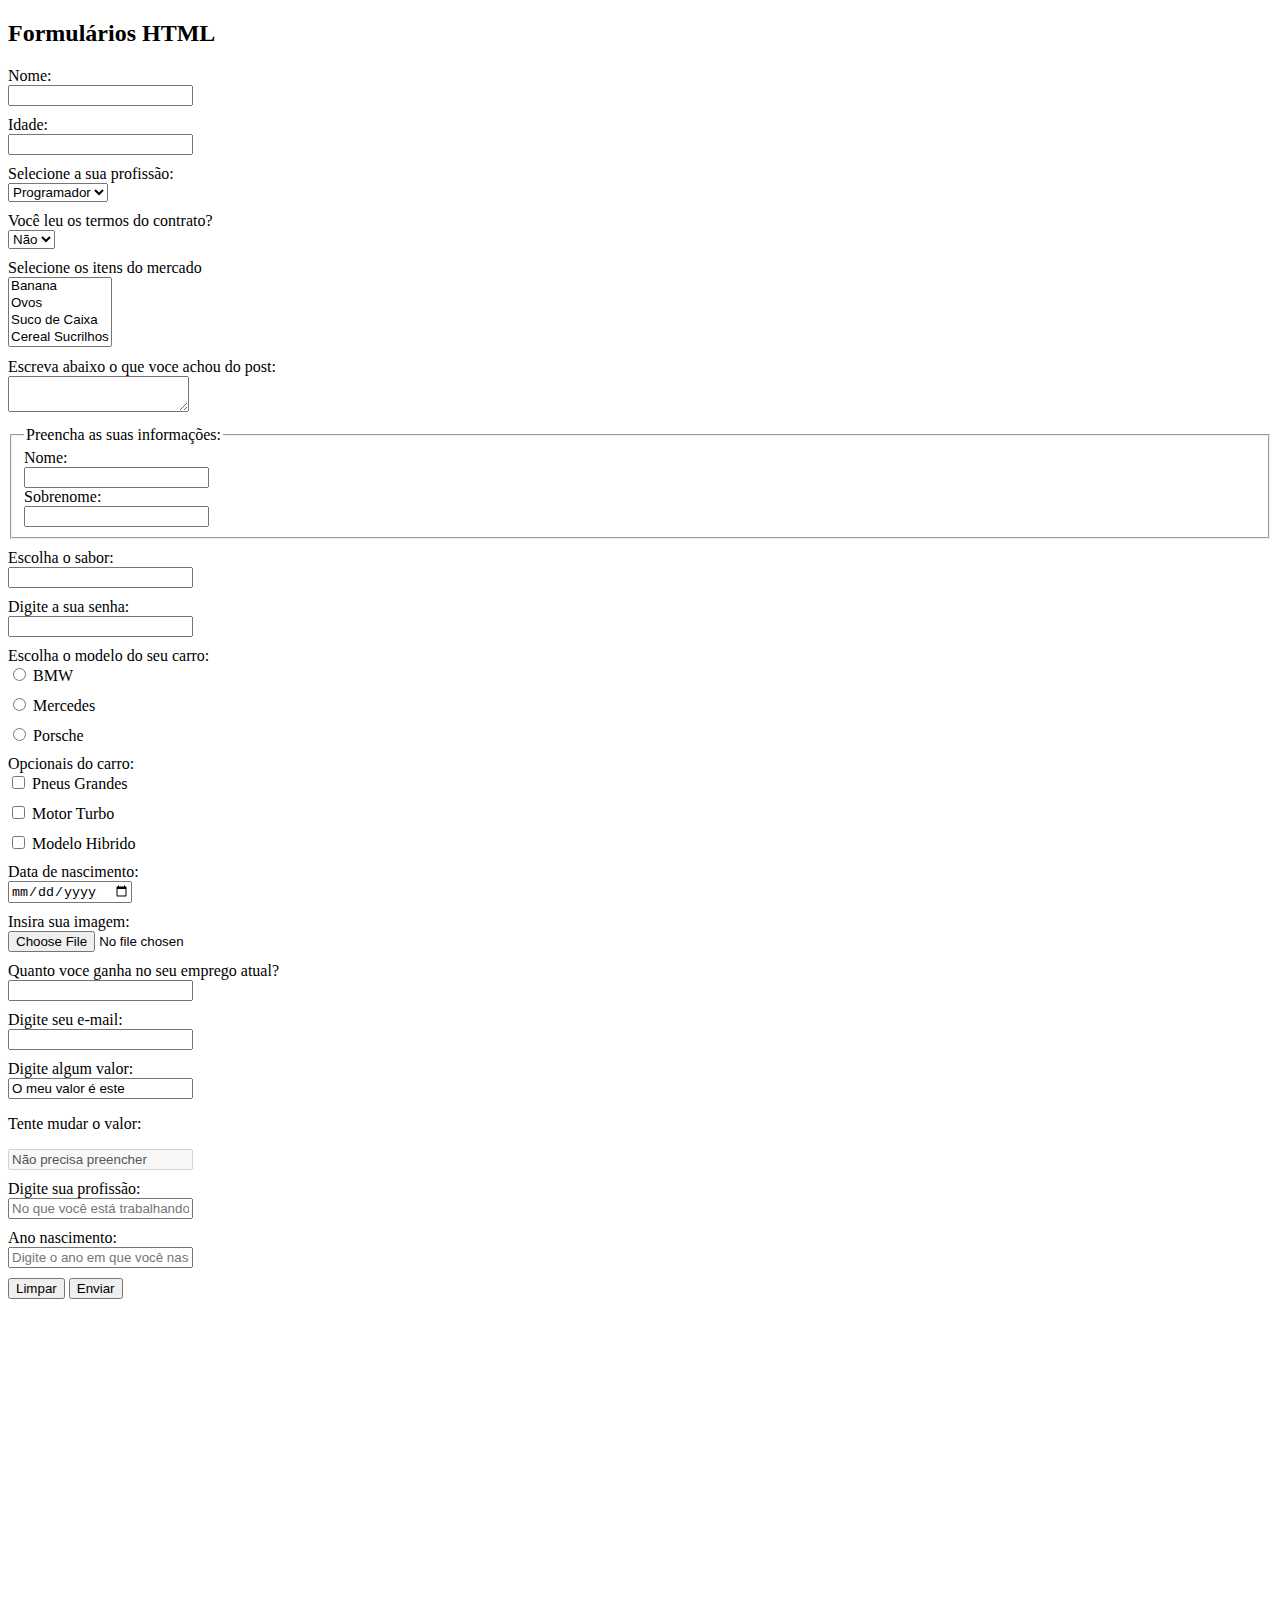
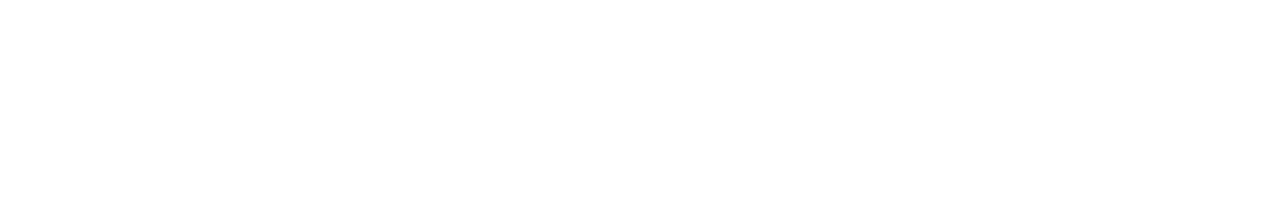
<file: 5_FORMS/index.html>
<!DOCTYPE html>
<html lang="en">
<head>
    <meta charset="UTF-8">
    <meta name="viewport" content="width=device-width, initial-scale=1.0">
    <title>Formulários</title>
    <link rel="stylesheet" href="css/styles.css">
</head>
<body>
    <h2>Formulários HTML</h2>
    <!-- 1 - Primeiro formulario -->
    <!-- 2 - Atributos do formulario -->
    <form action="register.php" method="GET">
        <div>
            <label>Nome:</label>
            <input type="text">
        </div>
        <div>
    <!-- 4 - atributo label -->
            <label for="age">Idade:</label>
    <!-- 3 - atributo name -->
            <input type="text" name="age">
        </div>
    <!-- 6 - select -->
    <div>
        <label for="job">Selecione a sua profissão:</label>
        <select name="job">
            <option value="programador">Programador</option>
            <option value="medico">Medico</option>
            <option value="dentista">Dentista</option>
            <option value="designer">Designer</option>
        </select>
    </div>
    <!-- 7 - atributo selected -->
    <div>
        <label for="contract">Você leu os termos do contrato?</label>
        <select name="contract">
            <option value="sim">Sim</option>
            <option value="não" selected>Não</option>
        </select>
    </div>    
    <!-- 8 - multiplas opcoes -->
    <div>
        <label for="items">Selecione os itens do mercado</label>
        <select name="items" multiple>
            <option value="banana">Banana</option>
            <option value="ovos">Ovos</option>
            <option value="suco">Suco de Caixa</option>
            <option value="cereal">Cereal Sucrilhos</option>
            <option value="cereal">Cereal Nescau</option>
            <option value="aveia">Aveia em Flocos</option>
        </select>
    </div>
    <!-- 9 - textarea -->
    <div>
        <label for="comment">Escreva abaixo o que voce achou do post:</label>
        <textarea name="comment"></textarea>
    </div>
    <!-- 10 - fieldset e legend -->
    <div>
        <fieldset>
            <legend>Preencha as suas informações:</legend>
            <label for="firstname">Nome:</label>
            <input type="text" name="firstname">
            <label for="lastname">Sobrenome:</label>
            <input type="text" name="lastname">
        </fieldset>
    </div>
    <!-- 11 - datalist -->
    <div>
        <label for="flavor">Escolha o sabor:</label>
        <input type="text" list="flavors" name="flavor">

        <datalist id="flavors">
            <option value="Chocolate"></option>
            <option value="Morango"></option>
            <option value="Menta"></option>
            <option value="Baunilha"></option>
        </datalist>
    </div>
    
    <!-- 12 - senha -->
    <div>
        <label for="password">Digite a sua senha:</label>
        <input type="password" name="password">
    </div>

    <!-- 14 - radio button -->
    <div>
        <label for="car_model">Escolha o modelo do seu carro:</label>
        <div class="radio">
            <input type="radio" value="bmw" name="car_model">
            <label for="bmw">BMW</label>
        </div>
        <div class="radio">
            <input type="radio" value="mercedes" name="car_model">
            <label for="mercedes">Mercedes</label>
        </div>
        <div class="radio">
            <input type="radio" value="porsche" name="car_model">
            <label for="porsche">Porsche</label>
        </div>
    </div>

    <!-- 15 - checkbox -->
    <div>
        <label for="optinals">Opcionais do carro:</label>
        <div class="radio">
            <input type="checkbox" name="optionals[]" value="big_tires">
            <label for="big_tires">Pneus Grandes</label>
        </div>
        <div class="radio">
            <input type="checkbox" name="optionals[]" value="turbo_engine">
            <label for="turbo_engine">Motor Turbo</label>
        </div>
        <div class="radio">
            <input type="checkbox" name="optionals[]" value="hybrid">
            <label for="hybrid">Modelo Hibrido</label>
        </div>
    </div>

    <!-- 16 - datas -->
    <div>
        <label for="birthday">Data de nascimento:</label>
        <input type="date" name="birthday">
    </div>

    <!-- 17 - arquivos -->
    <div>
        <label for="image">Insira sua imagem:</label>
        <input type="file" name="image">
    </div>

    <!-- 18 - numeros -->
    <div>
        <label for="salary">Quanto voce ganha no seu emprego atual?</label>
        <input type="number" name="salary">
    </div>

    <!-- 19 - email -->
    <div>
        <label for="email">Digite seu e-mail:</label>
        <input type="email" name="email" >
    </div>

    <!-- 20 - value -->
    <div>
        <label for="value">Digite algum valor:</label>
        <input type="text" name="value" value="O meu valor é este">
    </div>

    <!-- 21 - disabled -->
    <div>
        <p>Tente mudar o valor:</p>
        <input type="text" value="Não precisa preencher" disabled>
    </div>

    <!-- 22 - Placeholder -->
    <div>
        <label for="currentjob">Digite sua profissão:</label>
        <input type="text" name="currentjob" placeholder="No que você está trabalhando agora?">
    </div>

    <!-- 23 - Required -->
    <div>
        <label for="birthyear">Ano nascimento:</label>
        <input type="text" placeholder="Digite o ano em que você nasceu" required>
    </div>

    <!-- 13 - resetar form -->
    <input type="reset" value="Limpar">
    <!-- 5 - envio de form - submit -->
        <input type="submit" value="Enviar">
    
    </form>
    

</body>
</html>
</file>
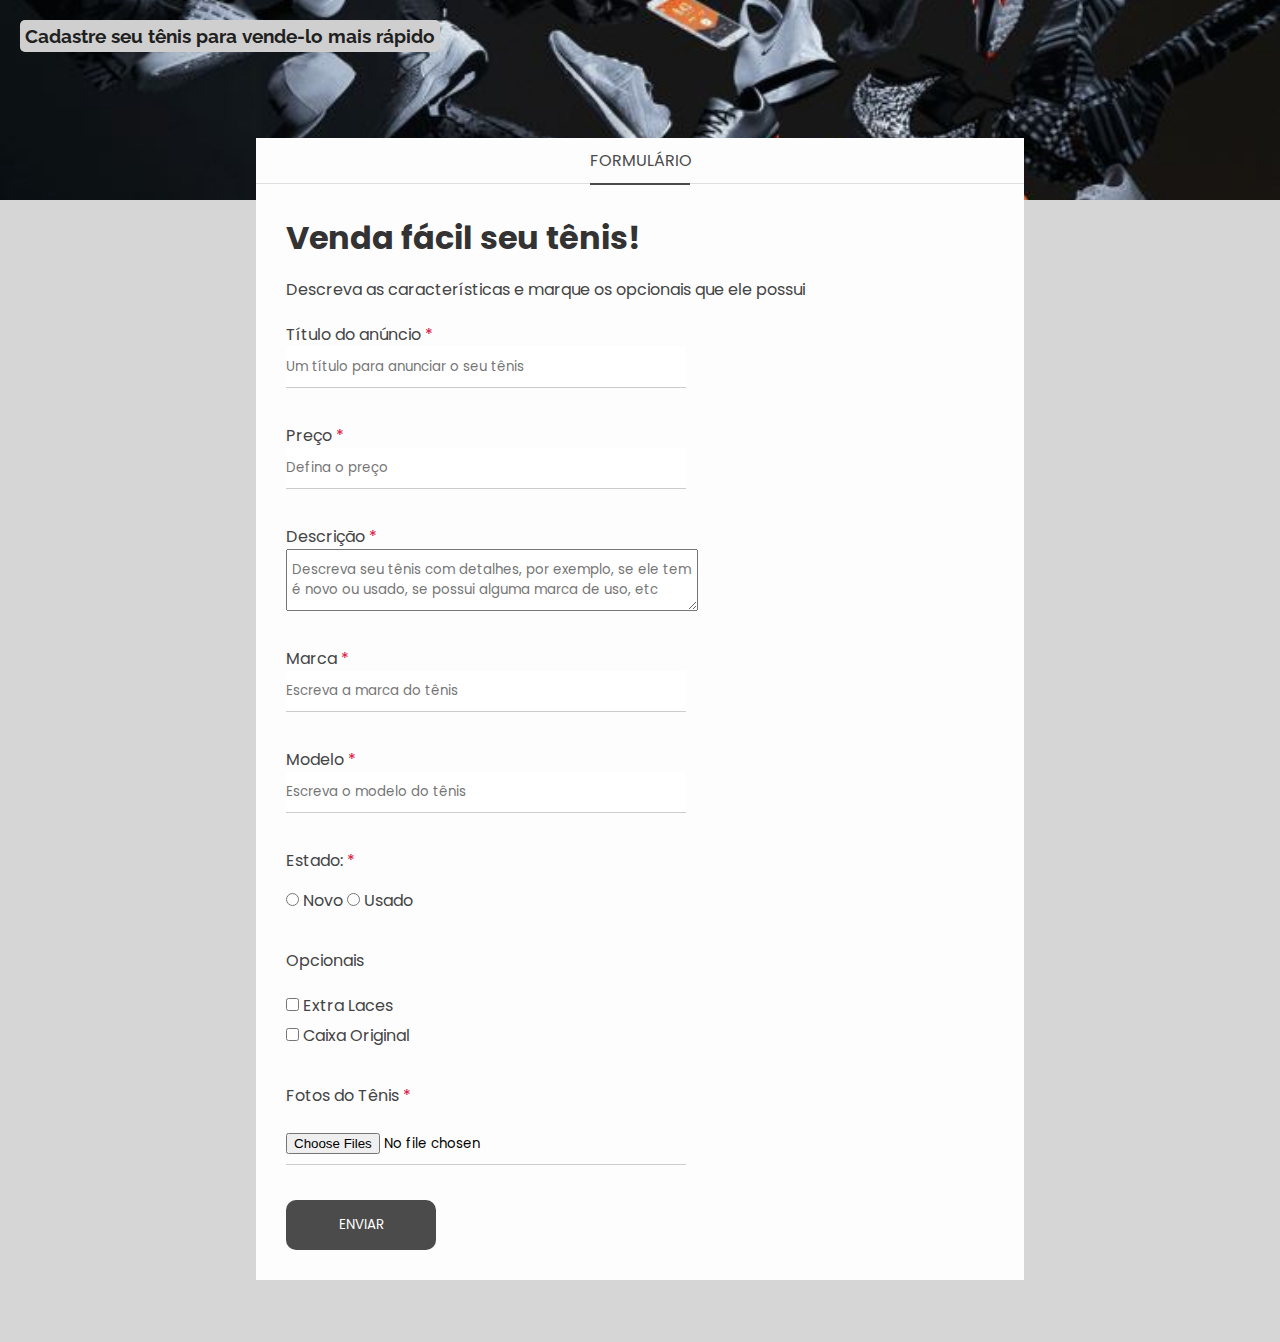
<file: 6_FORM_PROJECT/index.html>
<!DOCTYPE html>
<html lang="en">
<head>
    <meta charset="UTF-8">
    <meta name="viewport" content="width=device-width, initial-scale=1.0">
    <title>Venda seu tênis</title>
    <link rel="stylesheet" href="css/styles.css">

</head>
<body>
    <div class="container">       
        <div class="header">
            <h3>Cadastre seu tênis para vende-lo mais rápido</h3>
        </div>
    </div>
    <div class="form-container">
        <div class="form-header">
            <p>Formulário</p>
        </div>
        <div class="form-body">
            <h1 class="form-title">Venda fácil seu tênis!</h1>
            <p>
                Descreva as características e marque os opcionais que ele possui
            </p>
            <form>
                <div class="box-input">
                    <label for="title">
                        Título do anúncio <span class="required-field">*</span>
                    </label>
                    <input type="text" 
                    name="title" 
                    id="title" 
                    class="block" 
                    placeholder="Um título para anunciar o seu tênis"
                    minlength="1"
                    maxlength="40"
                    required
                    >
                </div>
                <div class="box-input">
                    <label for="price">
                        Preço <span class="required-field">*</span>
                    </label>
                    <input type="number" 
                    name="price" 
                    id="price" 
                    class="block" 
                    placeholder="Defina o preço"
                    required
                    >
                </div>
                <div class="box-input">
                    <label for="description">
                        Descrição <span class="required-field">*</span>
                    </label>
                    <textarea name="description" id="description" class="block" placeholder="Descreva seu tênis com detalhes, por exemplo, se ele tem é novo ou usado, se possui alguma marca de uso, etc"></textarea>
                </div>
                <div class="box-input">
                    <label for="brand">
                        Marca <span class="required-field">*</span>
                    </label>
                    <input type="text" 
                    list="brands"
                    name="brand" 
                    id="brand" 
                    class="block" 
                    placeholder="Escreva a marca do tênis"
                    required
                    >
                    <datalist id="brands">
                        <option value="Nike"></option>
                        <option value="Adidas"></option>
                        <option value="Bape"></option>
                        <option value="Jordan"></option>
                        <option value="Vans"></option>
                    </datalist>
                </div>
                <div class="box-input">
                    <label for="model">
                        Modelo <span class="required-field">*</span>
                    </label>
                    <input type="text" 
                    name="model" 
                    id="model" 
                    class="block" 
                    placeholder="Escreva o modelo do tênis"
                    required
                    >
                </div>
                <div class="box-input">
                    <p>Estado: <span class="required-field">*</span></p>
                    <input type="radio" name="condition" id="new">
                    <label for="new">Novo</label>
                    <input type="radio" name="condition" id="used">
                    <label for="used">Usado</label>
                </div>
                <div class="optional-box">
                    <p>Opcionais</p>
                    <ul class="optional-list">
                        <li>
                            <input type="checkbox" name="optional[]" id="laces" value="laces">
                            <label for="laces">Extra Laces</label>
                        </li>
                        <li>
                            <input type="checkbox" name="optional[]" id="box" value="box">
                            <label for="box">Caixa Original</label>
                        </li>
                        
                    </ul>
                </div>
                
                <div class="box-input">
                    <p>Fotos do Tênis <span class="required-field">*</span></p>
                    <input type="file" multiple accept="image/png, image/jpg" id="images" name="images" required>
                </div>
                <input type="submit" value="Enviar" class="btn-submit">
            </form>
        </div>
    </div>

</body>
</html>
</file>
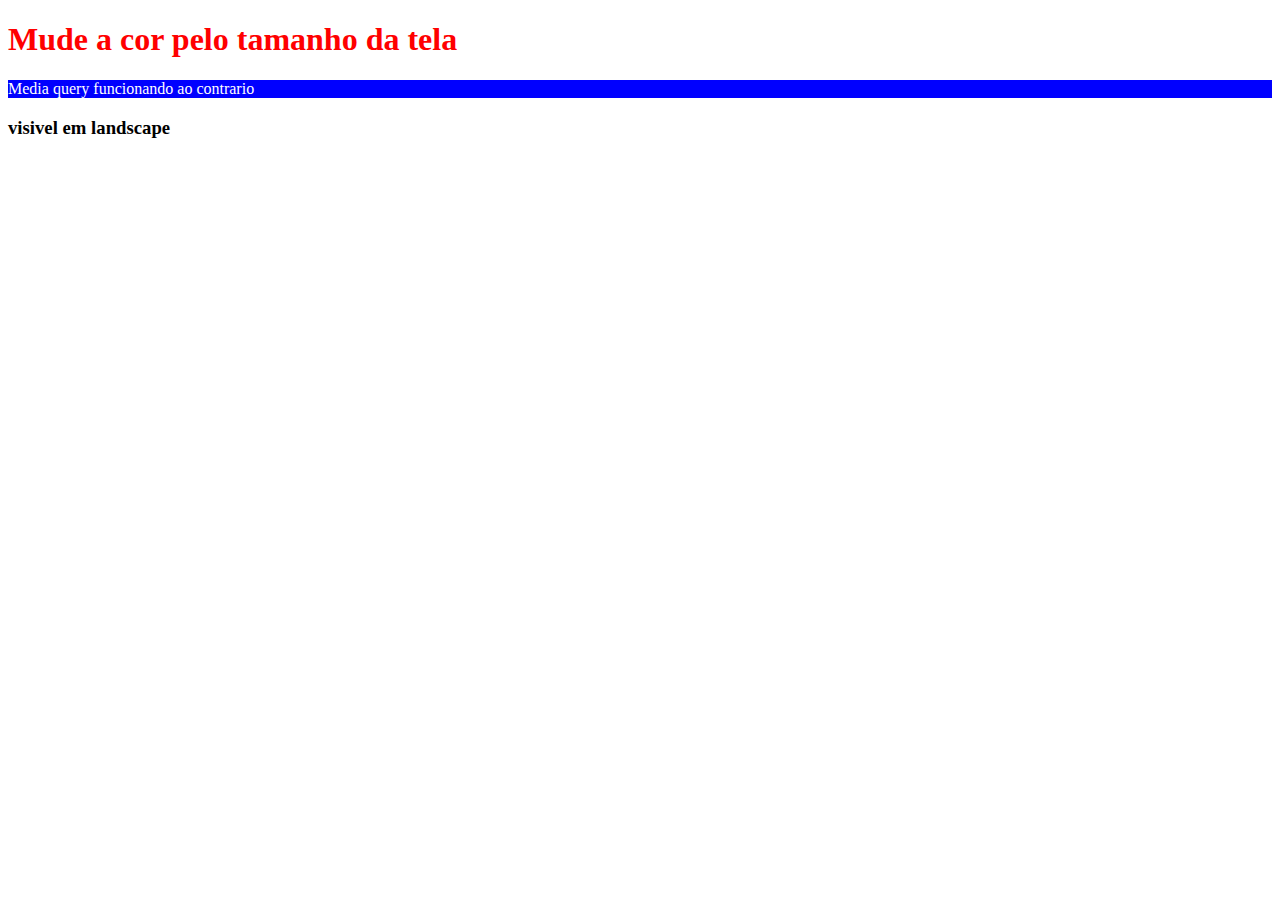
<file: 7_RESPONSIVIDADE/index.html>
<!DOCTYPE html>
<html lang="en">
<head>
    <meta charset="UTF-8">
    <!-- 1 - Meta tag de Responsividade -->
    <meta name="viewport" content="width=device-width, initial-scale=1.0">
    <title>Responsividade</title>
    <link rel="stylesheet" href="css/styles.css">

</head>
<body>
    <!-- 2 - Media query -->
    <h1>Mude a cor pelo tamanho da tela</h1>
    <!-- 3 - min width -->
    <p>Media query funcionando ao contrario</p>
    <!-- 4 - landscape -->
    <h3>visivel em landscape</h3>
</body>
</html>
</file>
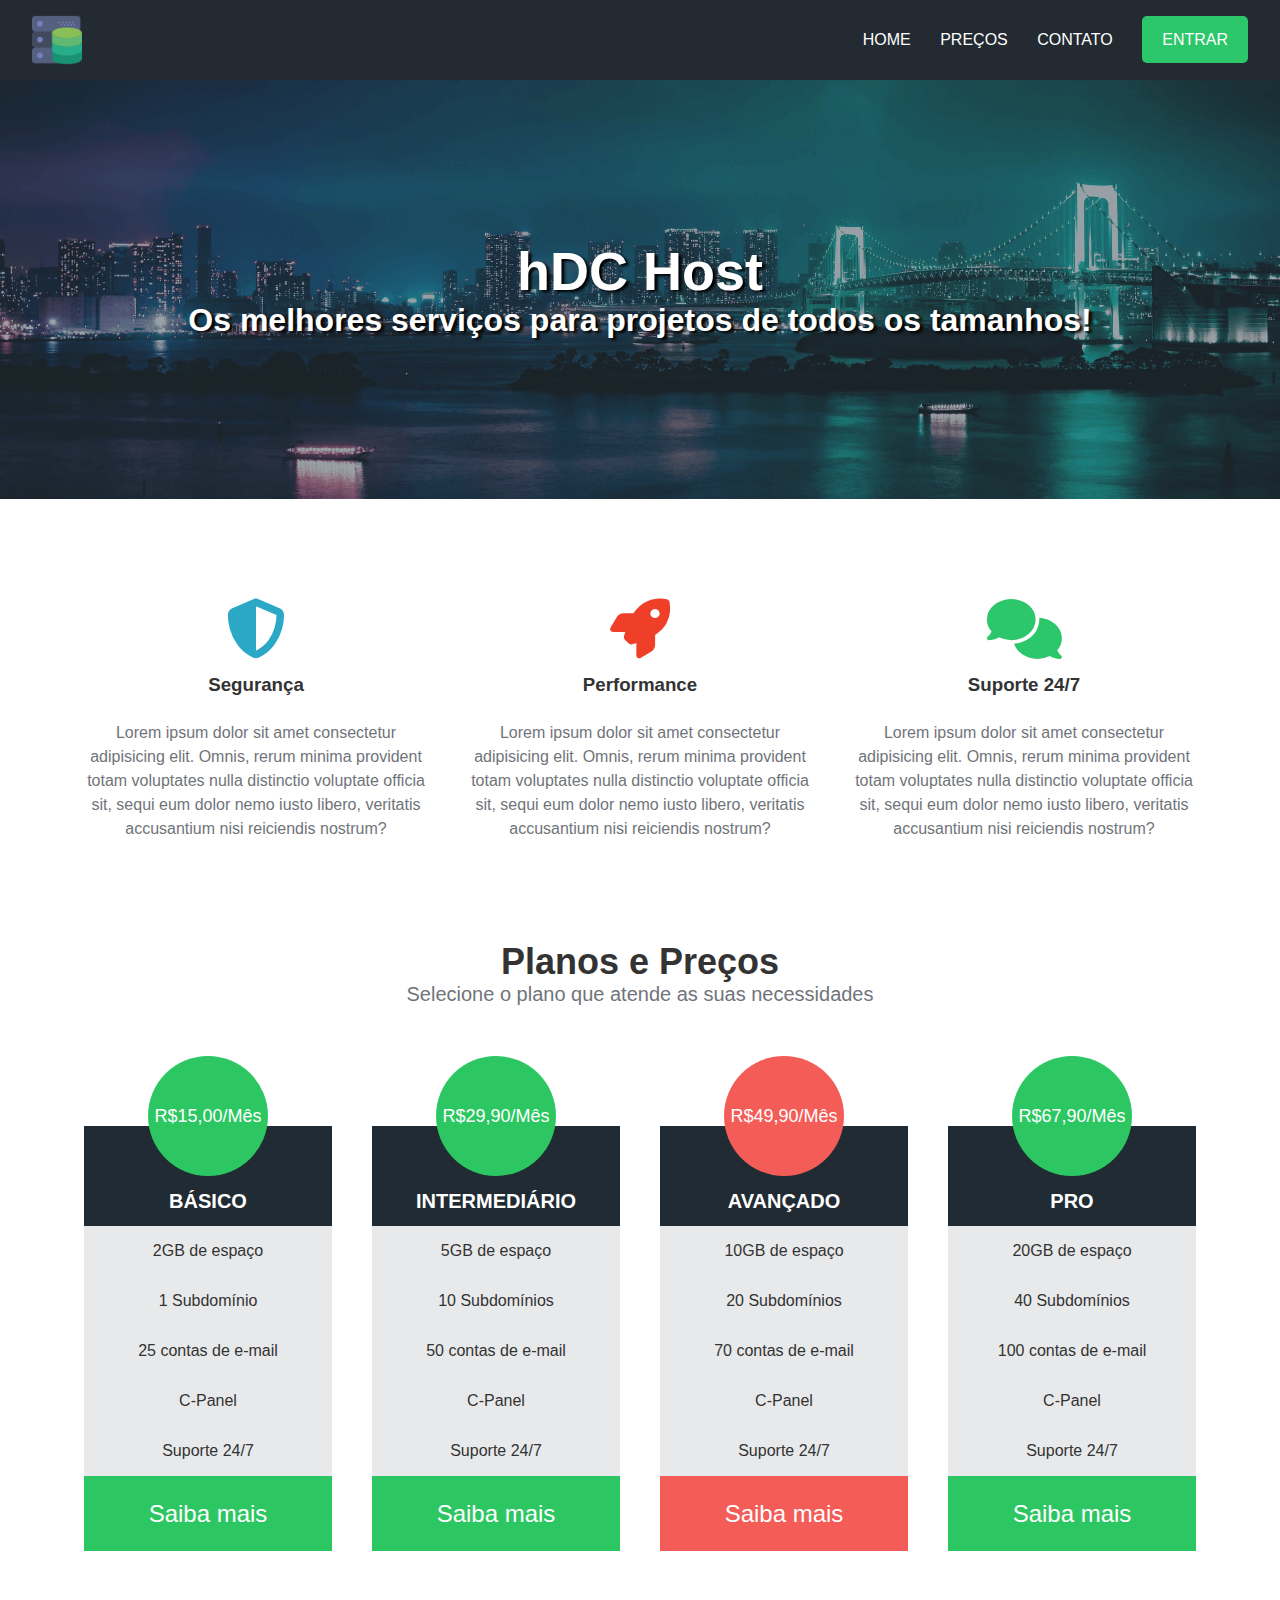
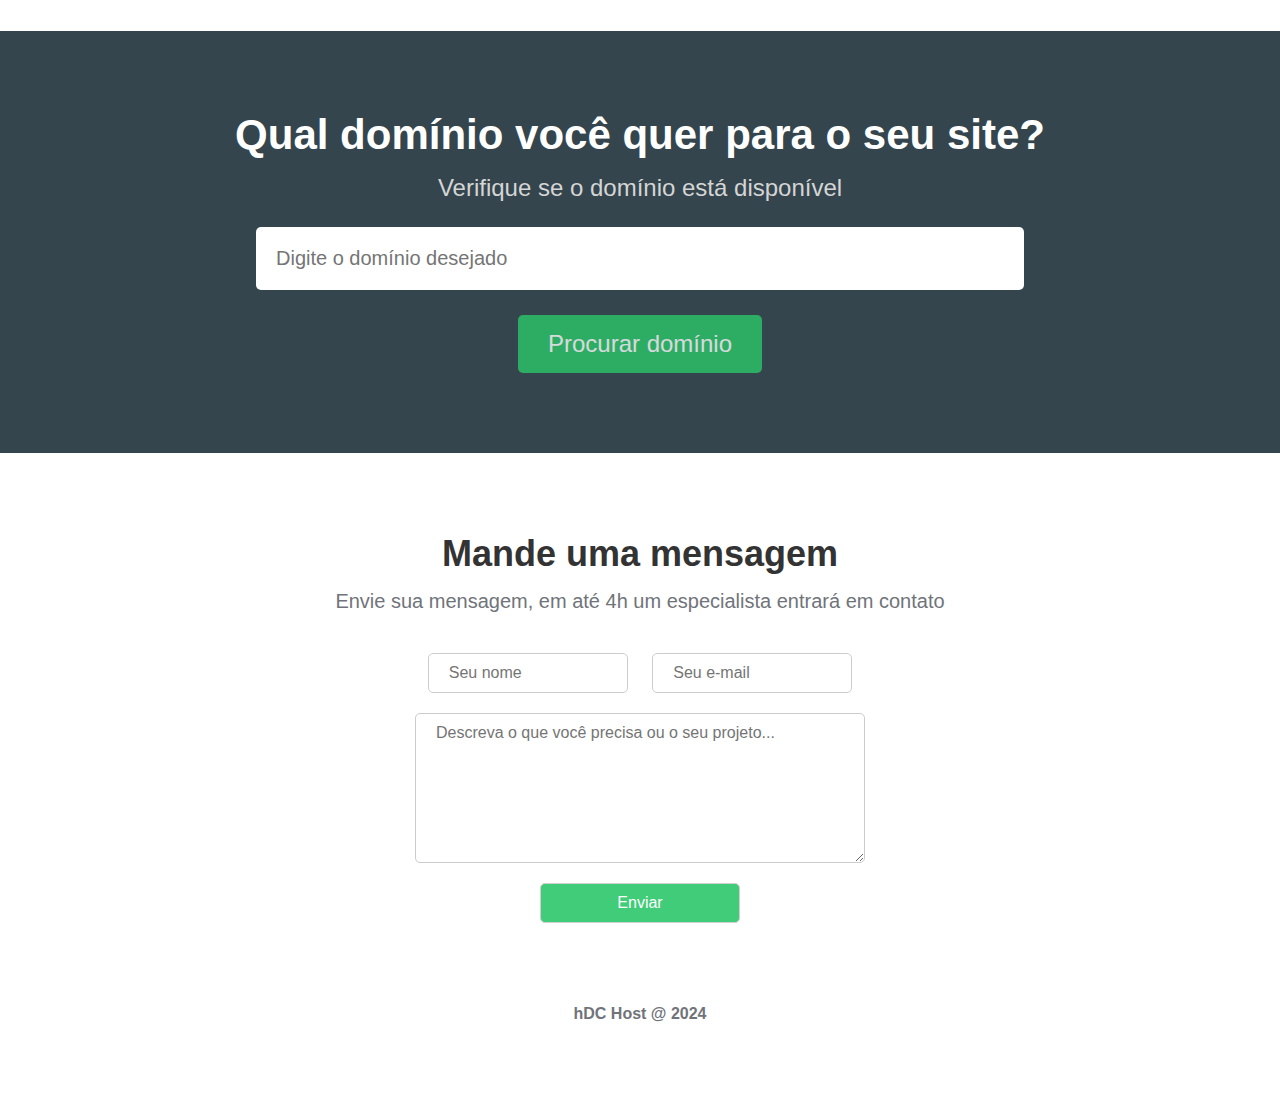
<file: 8_HDC_HOST/index.html>
<!DOCTYPE html>
<html lang="en">
<head>
    <meta charset="UTF-8">
    <meta name="viewport" content="width=device-width, initial-scale=1.0">
    <title>hDC Host</title>
    <!-- Icones -->
    <link rel="stylesheet" href="https://cdnjs.cloudflare.com/ajax/libs/font-awesome/6.7.2/css/all.min.css" integrity="sha512-Evv84Mr4kqVGRNSgIGL/F/aIDqQb7xQ2vcrdIwxfjThSH8CSR7PBEakCr51Ck+w+/U6swU2Im1vVX0SVk9ABhg==" crossorigin="anonymous" referrerpolicy="no-referrer" />
    <!-- Estilos -->
    <link rel="stylesheet" href="css/styles.css">
</head>
<body>
    <div class="container">
        <div class="navbar-container">
            <nav>
                <a href="#">
                    <img src="img/hdchostlogo.png" alt="hDC Host" class="logo">
                </a>
                <ul class="navbar-items">
                    <li>
                        <a href="#">Home</a>
                    </li>
                    <li>
                        <a href="#">Preços</a>
                    </li>
                    <li>
                        <a href="#">Contato</a>
                    </li>
                    <li>
                        <a href="#" class="default-btn">Entrar</a>
                    </li>
                </ul>
            </nav>      
        </div>
        <main>
            <div class="main-banner">
                <h1>hDC Host</h1>
                <p>Os melhores serviços para projetos de todos os tamanhos!</p>
            </div>
            <section class="services-container">
                <ul>
                    <li>
                        <i class="fas fa-shield-alt"></i>
                        <h3>Segurança</h3>
                        <p>Lorem ipsum dolor sit amet consectetur adipisicing elit. Omnis, rerum minima provident totam voluptates nulla distinctio voluptate officia sit, sequi eum dolor nemo iusto libero, veritatis accusantium nisi reiciendis nostrum?</p>
                    </li>
                    <li>
                        <i class="fas fa-rocket"></i>
                        <h3>Performance</h3>
                        <p>Lorem ipsum dolor sit amet consectetur adipisicing elit. Omnis, rerum minima provident totam voluptates nulla distinctio voluptate officia sit, sequi eum dolor nemo iusto libero, veritatis accusantium nisi reiciendis nostrum?</p>
                    </li>
                    <li>
                        <i class="fas fa-comments"></i>
                        <h3>Suporte 24/7</h3>
                        <p>Lorem ipsum dolor sit amet consectetur adipisicing elit. Omnis, rerum minima provident totam voluptates nulla distinctio voluptate officia sit, sequi eum dolor nemo iusto libero, veritatis accusantium nisi reiciendis nostrum?</p>
                    </li>
                </ul>
            </section>
            <section class="pricing-container">
                <h2>Planos e Preços</h2>
                <p>Selecione o plano que atende as suas necessidades</p>
                <div class="plans-container">
                    <div class="plan">
                        <ul>
                            <li class="price">R$15,00/Mês</li>
                            <li class="plan-name">Básico</li>
                            <li>2GB de espaço</li>
                            <li>1 Subdomínio</li>
                            <li>25 contas de e-mail</li>
                            <li>C-Panel</li>
                            <li>Suporte 24/7</li>
                            <li class="plan-btn">Saiba mais</li>
                        </ul>
                    </div>
                    <div class="plan">
                        <ul>
                            <li class="price">R$29,90/Mês</li>
                            <li class="plan-name">Intermediário</li>
                            <li>5GB de espaço</li>
                            <li>10 Subdomínios</li>
                            <li>50 contas de e-mail</li>
                            <li>C-Panel</li>
                            <li>Suporte 24/7</li>
                            <li class="plan-btn">Saiba mais</li>
                        </ul>
                    </div>
                    <div class="plan">
                        <ul>
                            <li class="price recommended">R$49,90/Mês</li>
                            <li class="plan-name">Avançado</li>
                            <li>10GB de espaço</li>
                            <li>20 Subdomínios</li>
                            <li>70 contas de e-mail</li>
                            <li>C-Panel</li>
                            <li>Suporte 24/7</li>
                            <li class="plan-btn recommended">Saiba mais</li>
                        </ul>
                    </div>
                    <div class="plan">
                        <ul>
                            <li class="price">R$67,90/Mês</li>
                            <li class="plan-name">Pro</li>
                            <li>20GB de espaço</li>
                            <li>40 Subdomínios</li>
                            <li>100 contas de e-mail</li>
                            <li>C-Panel</li>
                            <li>Suporte 24/7</li>
                            <li class="plan-btn">Saiba mais</li>
                        </ul>
                    </div>
                </div>
            </section>
            <section class="searchdomain-container">
                <h2>Qual domínio você quer para o seu site?</h2>
                <p>Verifique se o domínio está disponível</p>
                <form>
                    <input type="text" name="domain" id="domain" placeholder="Digite o domínio desejado">
                    <input type="submit" value="Procurar domínio">
                </form>
            </section>
            <section class="contact-container">
                <h2>Mande uma mensagem</h2>
                <p>Envie sua mensagem, em até 4h um especialista entrará em contato</p>
                <form>
                    <input type="text" name="name" id="name" placeholder="Seu nome">
                    <input type="email" name="email" id="email" placeholder="Seu e-mail">
                    <textarea name="message" id="message" placeholder="Descreva o que você precisa ou o seu projeto..."></textarea>
                    <input type="submit" value="Enviar">
                </form>
            </section>
        </main>
        <footer>
            <p>hDC Host @ 2024</p>
        </footer>
    </div>
</body>
</html>
</file>
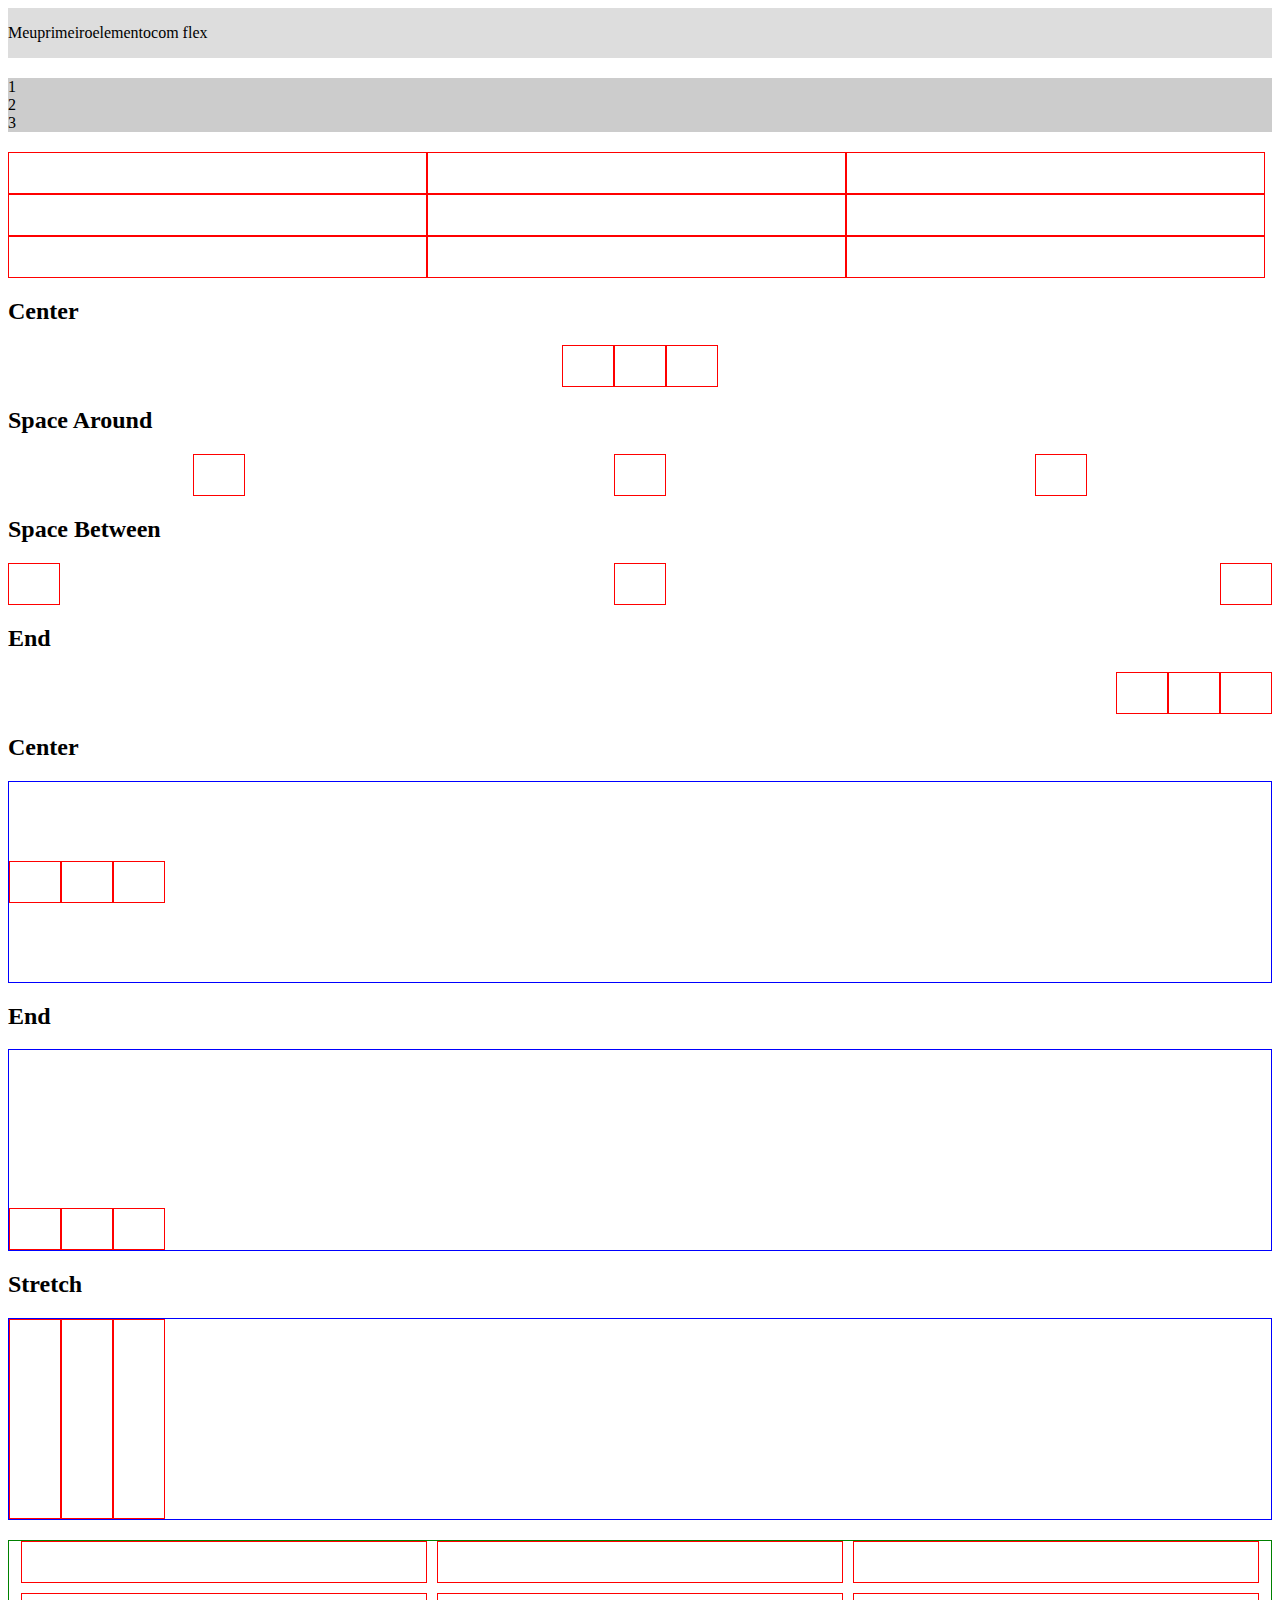
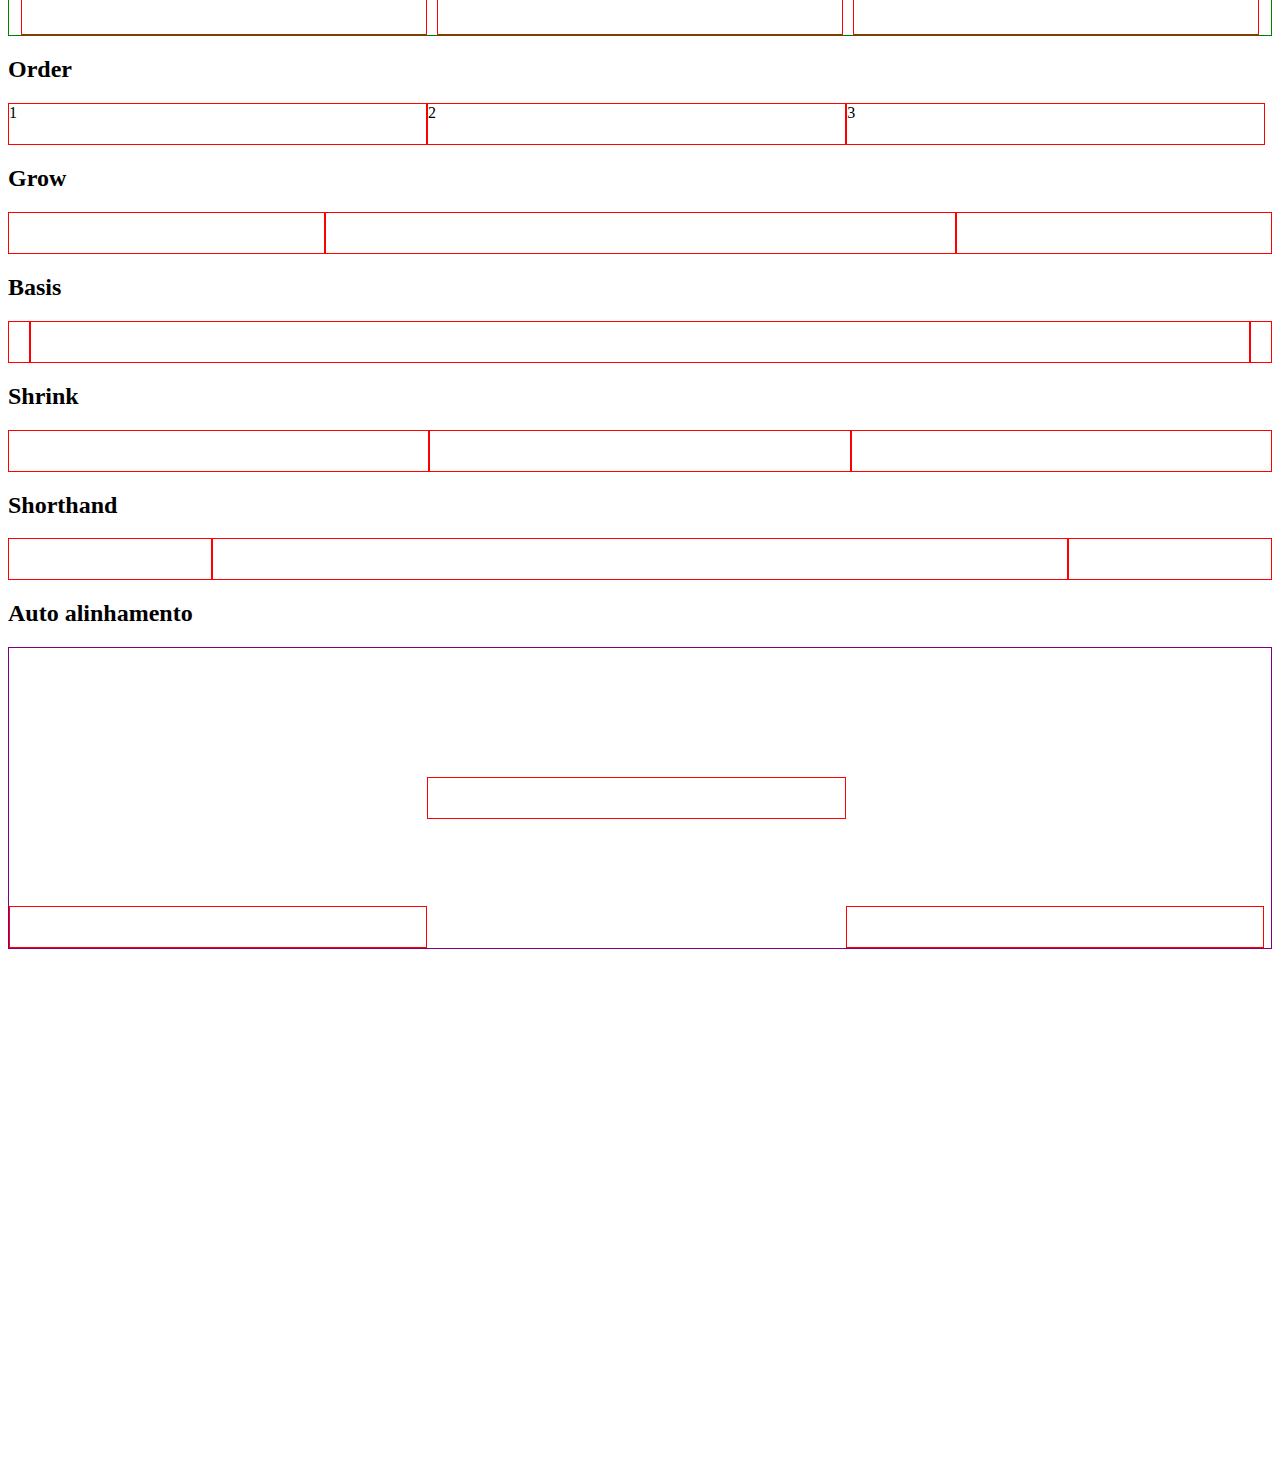
<file: 9_FLEXBOX/index.html>
<!DOCTYPE html>
<html lang="en">
<head>
    <meta charset="UTF-8">
    <meta name="viewport" content="width=device-width, initial-scale=1.0">
    <title>Flexbox</title>
    <link rel="stylesheet" href="css/styles.css">
</head>
<body>
    <!-- 1 - Flex -->
    <div class="flex">
        <p>Meu</p>
        <p>primeiro</p>
        <p>elemento</p>
        <p>com flex</p>
    </div>

    <!-- 2 - Column -->
    <div class="flex-column">
        <span>1</span>
        <span>2</span>
        <span>3</span>
    </div>

    <!-- 3 - Wrap -->
    <div class="wrap">
        <div class="box"></div>
        <div class="box"></div>
        <div class="box"></div>
        <div class="box"></div>
        <div class="box"></div>
        <div class="box"></div>
        <div class="box"></div>
        <div class="box"></div>
        <div class="box"></div>
    </div>

    <!-- 4 - Justify Content -->
    <h2>Center</h2>
    <div class="center">
        <div class="box"></div>
        <div class="box"></div>
        <div class="box"></div>
    </div>

    <h2>Space Around</h2>
    <div class="space-around">
        <div class="box"></div>
        <div class="box"></div>
        <div class="box"></div>
    </div>

    <h2>Space Between</h2>
    <div class="space-between">
        <div class="box"></div>
        <div class="box"></div>
        <div class="box"></div>
    </div>

    <h2>End</h2>
    <div class="end">
        <div class="box"></div>
        <div class="box"></div>
        <div class="box"></div>
    </div>

    <!-- 5 - Align Items -->
    <h2>Center</h2>
    <div class="align-center">
        <div class="box"></div>
        <div class="box"></div>
        <div class="box"></div>
    </div>

    <h2>End</h2>
    <div class="flex-end">
        <div class="box"></div>
        <div class="box"></div>
        <div class="box"></div>
    </div>

    <h2>Stretch</h2>
    <div class="stretch">
        <div class="box"></div>
        <div class="box"></div>
        <div class="box"></div>
    </div>

    <!-- 6 - Gap -->
    <div class="gap">
        <div class="box"></div>
        <div class="box"></div>
        <div class="box"></div>
        <div class="box"></div>
        <div class="box"></div>
        <div class="box"></div>
    </div>

    <!-- 7 - Order -->
    <h2>Order</h2>
    <div class="order">
        <div class="box" id="three">3</div>
        <div class="box" id="one">1</div>
        <div class="box" id="two">2</div>
    </div>

    <!-- 8 - Grow -->
    <h2>Grow</h2>
    <div class="grow">
        <div class="box"></div>
        <div class="box big"></div>
        <div class="box"></div>
    </div>

    <!-- 9 - Basis -->
    <h2>Basis</h2>
    <div class="basis">
        <div class="box"></div>
        <div class="box big"></div>
        <div class="box"></div>
    </div>

    <!-- 10 - Shrink -->
    <h2>Shrink</h2>
    <div class="shrink">
        <div class="box"></div>
        <div class="box small"></div>
        <div class="box"></div>
    </div>

    <!-- 11 - Flex Shorthand -->
    <h2>Shorthand</h2>
    <div class="shorthand">
        <div class="box"></div>
        <div class="box different"></div>
        <div class="box"></div>
    </div>

    <!-- 12 - Auto Alinhamento -->
    <h2>Auto alinhamento</h2>
    <div class="auto-alignment">
        <div class="box"></div>
        <div class="box different"></div>
        <div class="box"></div>
    </div>
</body>
</html>
</file>
<file: 10_CLONE_HOME_INSTA/css/styles.css>
/* GERAL */
*{
    margin: 0;
    padding: 0;
    box-sizing: border-box;
    font-family: Helvetica;
}

body{
    background-color: #fafafa;
}

/* CONTAINERS */
#main-container{
    display: flex;
    margin-top: 30px;
}

#banner-container, #form-container{
    flex: 1 1 0;
    width: 50%;
}

#banner-container{
    text-align: right;
}

#banner-container img{
    width: 100%;
    margin-right: 15px;
    margin-top: 25px;
    max-width: 380px;
}

#form-container{
    text-align: center;
}

/* LOGIN FORM */
#form-box{
    background-color: #FFF;
    border: 1px solid #dbdbdb;
    width: 350px;
    margin-top: 30px;
}

#logo-insta{
    width: 175px;
    height: 51px;
    margin: 30px auto 12px;
}

#login-form{
    margin-top: 20px;
}

#login-form input{
    display: block;
    font-size: 12px;
    padding: 12px 9px;
    background-color: #fafafa;
    border: 1px solid #dbdbdb;
    border-radius: 3px;
    width: 268px;
    margin: 5px auto;
}

#login-form input[type="submit"]{
    background-color: #B2DFFC;
    color: #FFF;
    margin-top: 15px;
    border-radius: 5px;
    height: 30px;
    font-size: 13px;
    padding: 0;
    font-weight: bold;
}

/* SEPARADOR */
.separator{
    position: relative;
}

.line{
    border-top: 1px solid #dbdbdb;
    width: 268px;
    margin: 25px auto 35px;
}

.separator span{
    position: absolute;
    text-transform: uppercase;
    color: #bbb;
    background-color: #FFF;
    top: -6px;
    width: 50px;
    margin-left: -25px;
    font-size: 14px;
}

/* FACEBOOK LOGIN */
#facebook-login{
    margin-bottom: 25px;
}

#facebook-login a{
    text-decoration: none;
    color: #385185;
    display: flex;
    align-items: center;
    justify-content: center;
}

#facebook-login img{
    height: 16px;
    width: 16px;
    margin-right: 8px;
}

#facebook-login span{
    font-weight: bold;
    font-size: 13px;
    margin-top: 1px;
}

/* FORGOT PASSWORD */
#forgot-pass{
    margin-bottom: 20px;
    font-size: 12px;
}

#forgot-pass a{
    text-decoration: none;
    color: #373799;
}

/* REGISTER */
#register-container{
    background-color: #FFF;
    border: 1px solid #dbdbdb;
    width: 350px;
    margin-top: 10px;
    padding: 25px;
}

#register-container p{
    font-size: 14px;
    color: #262626;
}

#register-container a{
    color: #4a95f6;
    font-weight: bold;
    text-decoration: none;
}

/* GET APP */
#get-app-container{
    text-align: center;
    width: 350px;
}

#get-app-container p{
    margin: 20px 0;
    font-size: 13px;
}

#get-app-container a {
    text-decoration: none;
}

#get-app-container img{
    width: 136px;
    height: 40px;
}

/* FOOTER */
footer{
    text-align: left;
    width: 1000px;
    margin: 50px auto;
    display: flex;
    flex-direction: column;
    justify-content: center;
    align-items: center;
}

footer #footer-links{
    display: flex;
    list-style: none;
}

#footer-links li{
    margin-right: 10px;
}

#footer-links a, #copyright{
    text-decoration: none;
    color: #8e8e8e;
    font-size: 12px;
}

#copyright{
    margin-top: 10px;
}

/* MOBILE */
@media(max-width: 450px){

    body{
        background-color: #fff;
    }

    #banner-container{
        display: none;
    }

    #main-container, #form-box{
        margin-top: 0;
    }

    #form-container, #form-box, #register-container, #get-app-container{
        width: 100%;
        border: none;
    }

    footer{
        width: 90%;
    }

    #footer-links{
        flex-wrap: wrap;
        justify-content: center;
        margin-bottom: 10px;
    }
}
</file>
<file: 12_BLOG_HTML_SEMANTICO/css/styles.css>
/* Geral */
*{
    padding: 0;
    margin: 0;
    font-family: Georgia;
}

ul {
    list-style: none;
}

a{
    text-decoration: none;
    color: #444;
    transition: 0.4s;
}

a:hover{
    color: #37a1f7;
}

/* Navbar */

#navbar{
    padding: 1.5rem 2.5rem;
    border-bottom: 2px solid #ddd;
}

#navbar-inner{
    display: flex;
    justify-content: space-between;
    align-items: center;
    max-width: 1200px;
    margin: 0 auto;
}

#nav-links{
    display: flex;
    gap: 1rem;
}

/* conteudo principal */
.container{
    display: flex;
    gap: 3rem;
    padding: 2rem 2.5rem;
    max-width: 1200px;
    margin: 0 auto;
}

#posts-container{
    flex: 3 1 0;
}

.post{
    margin-bottom: 2.5rem;
}

.post img{
    width: 100%;
    margin-bottom: 1rem;
}

.title, .description, .author{
    margin-bottom: 1rem;
}

.title{
    font-size: 2rem;
}

.author{
    color: #333;
    font-weight: bold;
}

/* barra lateral */
#sidebar{
    flex: 1 1 0;
}

#search-bar, #categories, #tags{
    padding: 1.5rem;
    border: 1px solid #ddd;
    margin-bottom: 1rem;
}

#search-bar h4, #categories h4, #tags h4{
    margin-bottom: 1.5rem;
    font-size: 1.6rem;
}

#search-bar form{
    display: flex;
}

#search-bar input{
    padding: 0.5rem 1rem;
    border: 1px solid #ddd;
}

#search-bar input[type="submit"]{
    cursor: pointer;
    background-color: #37a1f7;
    color: #fff;
    border: none;
}

#categories li{
    margin-bottom: 1rem;
}

#tags-container{
    display: flex;
    flex-wrap: wrap;
    gap: 0.5rem;
}

#tags-container a{
    background-color: #ddd;
    padding: 0.5rem 0.7rem;
    border-radius: 0.3rem;
}

/* Rodape */
#footer{
    border-top: 2px solid #ddd;
    padding: 3rem;
    text-align: center;
}

#footer h2, #footer p{
    margin-bottom: 1rem;
}

/* responsivo */
@media(max-width: 450px){
    .container{
        flex-wrap: wrap;
    }
}
</file>
<file: 3_CSS/css/styles.css>
/* 4 - External */
body {
    padding-bottom: 500px;
}

h3 {
    color: green;
}

/*algum comentario*/
/*mais um comentario*/
/*um terceiro comentario*/

/*classes*/
.paragraph{
    background-color: black;
    color: aqua;
    padding: 5px;
}

/*ids*/
#exclusive-title{
    background-color: purple;
    color: yellow;
    padding: 10px;
    font-size: 40px;
}

/*ordem das regras*/
h2{
    border-bottom: 2px solid red;
}

.titulo{
    border-bottom: 3px solid blue;
}

#algum-titulo{
    border-bottom: 4px solid green;
}

/*nome de cores*/
.color-name{
    color: crimson;
}

/*cores em hexadecimal*/
.hex{
    color: #55a398;
}

.hex-2{
    color: #a17929;
}

/*aprofundando em hex*/
.simple-hex {
    color: #333;
}

.simple-hex-2 {
    color: #35f;
}

/*rgb*/

.rgb{
    color: rgb(255, 0, 0);
}

.mixed-rgb{
    color: rgb(178, 27, 240); 
}

/*rgba*/

.rgba{
    color: rgba(78, 203, 198, 1);
}

.strong-rgba{
    color: rgba(78, 203, 198, 0.3);
}

/*HSL*/
.hsl{
    color: hsl(100, 20%, 78%);
}

.hsl-2{
    color: hsl(251, 45%, 79%);
}

.hsl-3{
    color: hsl(12, 29%, 62%);
}

/*background*/
.bg{
    background-color: #000;
    color: yellow;
}

.bg-2{
    background-color: rgb(20, 35, 72);
    color: #27f218;
}

/*background opacity*/

.bg-opacity{
    background-color: aqua;
    opacity: 0.2;
}

.bg-opacity-2{
    background-color: aquamarine;
    opacity: 0.8;
}

/*rgba com opacidade*/
.rgba-opacity{
    background-color: rgba(129, 78, 201, 0.2);
    color: #000;
}

/*background image*/
.bg-image{
    background-image: url("../img/aurora.png");
    color: aliceblue;
}

/*centralizando bg image*/
.not-centered-bg,
.centered-bg{
    width: 400px;
    height: 400px;
    background-image: url(../img/aurora.png);
}

.centered-bg{
    background-position: center;
    background-size: cover;
}

/*altura e largura*/
.height-width{
    height: 200px;
    width: 100px;
    background-color: red;
}

.height-width-2{
    height: 100px;
    background-color: rgb(0, 0, 255);
}

/*padding*/
.without-padding,
.padding{
    background-color: #111;
    color: #fff;
}

.padding{
    padding: 20px;
}

/*padding individual*/
.padding-individual{
    background-color: #222;
    color: #FFF;
    padding-top: 5px;
    padding-left: 10px;
    padding-right: 20px;
    padding-bottom: 40px;
}

/* shorthand padding */
.shorthand-padding{
    background-color: #35f;
    padding: 6px 12px 18px 24px;
}

.shorthand-padding-2{
    background-color: #034387;
    padding: 10px 20px;
}

/* padding com width */
.without-border-box{
    background-color: #222;
    color: #FFF;
    width: 400px;
    padding: 50px;
}

.border-box{
    background-color: #222;
    color: #FFF;
    width: 400px;
    padding: 50px;
    box-sizing: border-box;
} 

/* Border */
.border{
    border: 5px solid red;
    padding: 10px;
}

.border-2{
    border: 2px dotted #348e12;
    padding: 20px;
}

/* borda individual */
.border-left{
    border-left: 3px solid red;
    background-color: #000;
    padding: 25px;
    color: #FFF;
}

.border-bottom{
    border-bottom: 8px double #00f;
    background-color: #000;
    padding: 20px;
    color: #e7e7e7;
}

/* borda arredondada */
.rounded-p{
    margin-top: 10px;
    padding: 5px;
    border: 2px solid #000;
    color: #000;
    border-radius: 10px;
}

.rounded-p-2{
    margin-top: 10px;
    padding: 5px;
    background-color: #55a398;
    color: #000;
    border-radius: 25px;
}

/* margem */
.margin{
    background-color: #222;
    margin: 10px;
}

.margin-top{
    background-color: #55a398;
    margin-top: 40px;
    padding: 8px;
}

.margin-shorthanded{
    background-color: #b9b9b9;
    margin: 5px 10px 15px 20px;
    padding: 4px;
}

/* box model */

.box-model{
    margin: 15px;
    padding: 10px 15px;
    border: 4px solid #421414;
    border-radius: 10px;
    height: 200px;
    width: 300px;

}

/* 2 desafio de css */
#box-model-desafio{
    margin: 15px;
    padding: 5px 10px;
    border: 3px solid salmon;
    outline: 3px solid green;
    border-radius: 8px;
    height: 300px;
    width: 200px;
    background-color: #fdd9b0;
}

.texto-desafio{
    background-color: #fc9d77;
    color: #421414;
    border: none;
}

/* text align */
.text-aligned{
    text-align: right;
}

#container-center{
    background-color: lightblue;
    margin: 10px;
    padding: 5px;
    border: 3px solid #000 ;
    border-radius: 10px;
    height: 200px;
    width: 400px;
}

.title-centered{
    text-align: center;
    color: rgb(194, 94, 83);
    font-weight: bold;
    font-size: 30px;
    border: none;
}

.left-text{
    text-align: left;
    font-size: 15px;
    color: #222;
    border: none;
}

.right-text{
    text-align: right;
    font-size: 12px;
    color: #222;
    border: none;
}

/* text decoration */
.underline{
    text-decoration: underline;
}

.line-through{
    text-decoration: line-through;
}

.remove-underline{
    text-decoration: none;
    color: #F00;
}

/* text transform */
.upper{
    text-transform: uppercase;
}

.lower{
    text-transform: lowercase;
}

/* letter spacing */
.spacing{
    letter-spacing: 5px;
}

/* fontes */
.serif{
    font-family: Georgia;
}

.sans-serif{
    font-family: Helvetica;
}

.monospace{
    font-family: 'Courier New';
}

.cursive{
    font-family: cursive;
}

.fantasy{
    font-family: fantasy;
}

/* font style */
.italic{
    font-style: italic;
}

.oblique{
    font-style: oblique;
}

/* font weight */
.thin, .bold, .bolder{
    font-family: Helvetica;
}

.thin{
    font-weight: 100;
}

.bold{
    font-weight: bold; /* bold = 600 */
}

.bolder{
    font-weight: 900; /* 900 = bolder */
}

/* font size */
.small{
    font-size: 6px;
}

.big{
    font-size: 78px;
}

/* Display */
.inline-box{
    height: 50px;
    width: 50px;
    background-color: #4f8;
    margin: 10px;
    display: inline-block;
}

.block{
    background-color: #333;
    display: block;
    margin: 10px;
    color: #fff;
}

.invisible{
    display: none;
}

/* static */
.static{
    position: static;
    background-color: #941;
    color: #fff;
    height: 100px;
    width: 100px;
}

/* relative */
.relative{
    position: relative;
    background-color: #418;
    color: #fff;
    height: 100px;
    width: 100px;
    top: 100px;
    left: 40px;
}

/* absolute */
.absolute{
    position: absolute;
    background-color: #124;
    color: #fff;
    height: 100px;
    width: 100px;
    top: 2px;
    right: 2px;
}

/* absolute e relative */
.relative-container{
    height: 300px;
    width: 300px;
    border: 2px solid rgb(167, 170, 11);
    margin-top: 120px;
    position: relative;
    border-radius: 5px;
}

.absolute-1,
.absolute-2{
    height: 50px;
    width: 50px;
    background-color: #124;
    position: absolute;
    border-radius: 3px
}

.absolute-1{
    top: 10px;
    left: 10px;
}

.absolute-2{
    bottom: 10px;
    right: 10px;
}

/* fixed */
.fixed{
    height: 100px;
    width: 100px;
    background-color: #421414;
    border: 2px solid rgb(107, 204, 28);
    margin-top: 120px;
    position: fixed;
    border-radius: 5px;
    top: 50px;
    right: 100px;
}

/* sticky */
.sticky{
    height: 100px;
    width: 100px;
    background-color: #994;
    border: 2px solid rgb(107, 204, 28);
    margin-top: 120px;
    position: sticky;
    border-radius: 5px;
    top: 10px;
}

/* z index */
.absolute-3,
.absolute-4,
.absolute-5{
    height: 50px;
    width: 50px;
    background-color: #321;
    position: absolute;
    border-radius: 3px
}

.absolute-3{
    top: 0px;
    left: 0px;
    z-index: 3;
}

.absolute-4{
    top: 10px;
    left: 10px;
    background-color: #246;
    z-index: 2;
}

.absolute-5{
    top: 40px;
    left: 40px;
    background-color: #827;
    z-index: 1;
}
</file>
<file: 3_CSS/css/lists.css>
ul{
    border: 1px solid blue;
    padding: 10px;
}

li{
    color: darkblue;
}
</file>
<file: 3_CSS/css/titles.css>
h4{
    font-weight: 200;
    color: salmon;
    border: 2px solid black;
    background-color: grey;
}
</file>
<file: 4_TRIBUTO/css/styles.css>
html{
    font-family: Helvetica;
    background:linear-gradient(rgb(196, 8, 202), rgb(85, 201, 255));
}

.container{
    max-width: 1400px;
    background-color: #fff;
    position: relative;
    margin: 50px auto;
    padding: 20px 50px;
    border-radius: 15px;
}

.bold{
    font-weight: bold;
}

/* header */
.header{
    text-align: center;
}

.main-title{
    font-size: 40px;
}

.main-paragraph{
    font-style: italic;
}

/* imagem destaque */
.featured-image{
    text-align: center;
    margin-top: 40px;
}

/* biografia */
.biography-container{
    padding: 25px 0;
    margin: 25px 0;
    border-top: 1px dashed #ddd;
    border-bottom: 1px dashed #ddd;

}

/* quotes/citacoes */
.quotes-container{
    background:linear-gradient( rgb(181, 228, 250), rgb(245, 207, 247)) ;
    padding: 30px;
    border-radius: 4px;
}

.quotes-container blockquote {
    font-weight: bold;
    font-size: 18px;
}

.quotes-container p{
    font-style: italic;
}

/* curiosidades */
.curiosities-container{
    padding: 25px 0;
    margin: 25px 0;
    border-top: 1px dashed #ddd;
    border-bottom: 1px dashed #ddd;
}

.curiosities-container li{
    height: 30px;
    padding: 10px;
}

/* imagem bold */
.img-bold{
    font-weight: bold;
    text-align: center;
}
</file>
<file: 5_FORMS/css/styles.css>
body{
    padding-bottom: 500px;
}

div{
    margin-bottom: 10px;
}

div input, div label{
    display: block;
}

.radio label,
.radio input,
.radio span{
    display: inline;
}
</file>
<file: 6_FORM_PROJECT/css/styles.css>
@import url('https://fonts.googleapis.com/css2?family=Montserrat:ital,wght@0,100..900;1,100..900&family=Poppins:ital,wght@0,100;0,200;0,300;0,400;0,500;0,600;0,700;0,800;0,900;1,100;1,200;1,300;1,400;1,500;1,600;1,700;1,800;1,900&family=Raleway:ital,wght@0,100..900;1,100..900&display=swap');

/* reset */

*{
    margin: 0;
    padding: 0;
    font-family: Poppins;
}

body{
    background-color: #d6d6d6;
}

h1,h2,h3,h4,h5{
    color: #333;
}

p, label{
    color: #444;
}

input{
    border: none;
    border-bottom: 1px solid #ccc;
    padding: 10px 0;
}

input[type="text"],
input[type="number"],
input[type="date"],
input[type="file"],
textarea{
    width: 400px;
}

textarea{
    padding: 10px 5px;
}

/* page header */
.container{
    background-color: #3b3b3b;
}
.header{
    height: 160px;
    padding: 20px;
    background: url('../img/shoes.JPG') no-repeat center center;
    background-size: cover;
}


.header h3{
    color: #202020;
    margin-top: 0;
    font-family: "Raleway", serif;
    background-color: #cfcfcf;
    width: fit-content;
    height: fit-content;
    padding: 5px;
    border-radius: 5px;
}

/* form container */
.form-container{
    background-color: #fdfdfd;
    width: 60%;
    margin: 0 auto;
    position: relative;
    top: -62px;
}

/* form header */
.form-header{
    border-bottom: 1px solid #dfdfdf;
    height: 45px;
}

.form-header p{
    color: #4b4b4b;
    border-bottom: 2px solid #4b4b4b;
    width: 100px;
    text-align: center;
    margin: 0 auto;
    text-transform: uppercase;
    height: 45px;
    line-height: 45px;
}

/* form body */

.form-body{
    padding: 30px;
    
}

.form-title{
    margin-bottom: 15px;
}

.form-body p{
    margin-bottom: 20px;
}

.required-field{
    color: #d80835;
}

.box-input{
    margin-bottom: 35px;
}

.block{
    display: block;
}

.optional-box{
    display: inline-block;
    margin: 0 30px 30px 0;
}

.optional-list li {
    list-style: none;
    margin-bottom: 5px;
}

.box-input p {
    margin-bottom: 15px;
}

.btn-submit{
    background-color: #4b4b4b;
    color: #fff;
    border: 2px solid transparent;
    width: 150px;
    height: 50px;
    cursor: pointer;
    text-transform: uppercase;
    transition: 0.5s;
    border-radius: 10px;
}

.btn-submit:hover{
    background-color: #fff;
    color: #4b4b4b;
    border-color: #4b4b4b;
}
</file>
<file: 7_RESPONSIVIDADE/css/styles.css>
/* 2 - Media query */
h1{
    color: red;
}

@media screen and (max-width: 500px){
    h1{
        color: blue;
    }
}

/* 3 - min width */
p{
    background-color: #f00;
    color: #000;
}

@media screen and (min-width: 800px) {
    p{
        background-color: #00f;
        color: #fff;
    }
}

/* 4 - landscape */
h3{
    display: none;
}

@media screen and (orientation: landscape) {
    h3{
        display: block;
    }
}
</file>
<file: 8_HDC_HOST/css/styles.css>
/* geral */
*{
    margin: 0;
    padding: 0;
    font-family: Helvetica;
    box-sizing: border-box;
}

h1,h2,h3{
    color: #333;
}

p{
    color: #70747a;
}

/* navbar */

.navbar-container{
    width: 100%;
    height: 80px;
    background-color: #232a31;
    padding: 0 2rem;
}

nav{
    position: relative;
}

.logo{
    width: 50px;
    margin-top: 15px;
}

.navbar-items{
    position: absolute;
    right: 0;
    height: 80px;
    line-height: 80px;
    margin: 0;
    display: inline-block;
}

.navbar-items li{
    display: inline-block;
    text-transform: uppercase;
    margin-left: 25px;
}

.navbar-items a{
    color: #fff;
    text-decoration: none;
    transition: .5s;
}

.navbar-items a:hover{
    color: #ccc;
}

.default-btn{
    padding: 15px 20px;
    background-color: #2cc76a;
    border-radius: 5px;
}

.navbar-items .default-btn:hover{
    background-color: #22bb5f;
    color: #fff;
}

/* main banner */

.main-banner{
    background-image: url("../img/mainbanner.png");
    background-size: cover;
    background-position: center;
    padding: 10rem 0;
}

.main-banner h1,
.main-banner p{
    color: #FFF;
    text-align: center;
    font-weight: bold;
    text-shadow: #000 3px 2px 3px;
}

.main-banner h1{
    font-size: 54px;
}

.main-banner p{
    font-size: 32px;
}

/* services */
.services-container{
    padding: 5rem 0;
}

.services-container ul{
    display: flex;
    width: 90%;
    margin: 0 auto;
}

.services-container li{
    flex: 1 1 200px;
    list-style: none;
    text-align: center;
    padding: 20px;
}

.fas{
    font-size: 60px;
    margin-bottom: 15px;
}

.fa-shield-alt{
    color: #2ca8c7;
}

.fa-rocket{
    color: #ef3f29;
}

.fa-comments{
    color: #2cc76a;
}

.services-container h3{
    margin-bottom: 25px;
}

.services-container p{
    line-height: 24px;
}

/* prices and plans */

.pricing-container{
    padding-bottom: 5rem;
    text-align: center;
}

.pricing-container h2{
    font-size: 36px;
}

.pricing-container p{
    font-size: 20px;
}

.plans-container{
    display: flex;
    justify-content: space-between;
    width: 90%;
    margin: 50px auto 0;
}

.plan{
    flex: 1;
    max-width: 275px;
    margin: 0 20px;
}

.plan ul{
    padding: 0;
}

.plan li{
    list-style: none;
    height: 50px;
    line-height: 50px;
    background-color: #e8e9ea;
    color: #333;
}

.plan .price{
    width: 120px;
    height: 120px;
    border-radius: 50%;
    background-color: #2cc762;
    color: #fff;
    text-align: center;
    line-height: 120px;
    margin: 0 auto -50px;
    font-size: 18px;
    position: relative;
}

.plan .plan-name{
    text-transform: uppercase;
    font-size: 20px;
    font-weight: bold;
    color: #fff;
    background-color: #202b34;
    padding: 50px 0;
}

.plan .plan-btn{
    background-color: #2cc762;
    color: #fff;
    font-size: 24px;
    height: 75px;
    line-height: 75px;
    cursor: pointer;
}

.plan .recommended{
    background-color: #f45c57;
}

/* Search domain */
.searchdomain-container{
    background-color: #34454e;
    text-align: center;
    padding: 5rem 0;
}

.searchdomain-container h2{
    color: #fff;
    font-size: 42px;
    margin-bottom: 15px;
}

.searchdomain-container p{
    color: #d5d5d5;
    font-size: 24px;
    margin-bottom: 25px;
}

.searchdomain-container input{
    display: block;
    border: none;
    border-radius: 5px;
    margin: 0 auto;
}

.searchdomain-container input[type="text"]{
    width: 60%;
    padding: 20px;
    font-size: 20px;
    margin-bottom: 25px;
}

.searchdomain-container input[type="submit"]{
    background-color: #2cc76a;
    padding: 15px 30px;
    color: #fff;
    font-size: 24px;
    cursor: pointer;
    opacity: 0.8;
}

.searchdomain-container input[type="submit"]:hover{

    opacity: 1;
}

/* contact form */
.contact-container{
    text-align: center;
    padding: 5rem 0 2rem 0;
}

.contact-container h2{
    font-size: 36px;
    margin-bottom: 15px;
}

.contact-container p{
    font-size: 20px;
    margin-bottom: 40px;
}

.contact-container input, .contact-container textarea{
    width: 200px;
    padding: 10px 20px;
    font-size: 16px;
    border-radius: 5px;
    border: 1px solid #ccc;
    margin: 0 10px 20px;
}

.contact-container textarea{
    display: block;
    margin: 0 auto 20px;
    width: 450px;
    height: 150px;
}

.contact-container input[type="submit"]{
    display: block;
    margin: 0 auto;
    background-color: #2cc76a;
    color: #fff;
    cursor: pointer;
    opacity: 0.9;
}

.contact-container input[type="submit"]:hover{
    opacity: 1;
}

/* footer */

footer{
    text-align: center;
    font-weight: bold;
    margin: 50px 0 75px;
}


/* RESPONSIVIDADE */

/* small laptops a partir de 1100px*/
@media (max-width: 1100px){
    .plans-container{
        width: 95%;
    }

    .plan{
        margin: 0 5px;
    }
}

/* tablet 900px */
@media (max-width: 900px){
    .main-banner p{
        padding: 0 6rem;
    }

    .searchdomain-container{
        padding: 2rem 4rem;
    }
}

/* celular 576px */
@media (max-width: 576px){
    
    html, body{
        overflow-x: hidden;
    }

    .main-banner p{
        font-size: 26px;
        padding: 0 2rem;
    }

    .navbar-items li{
        font-size: 12px;
        margin-left: 10px;
    }

    .services-container ul{
        flex-direction: column;
    }

    .plans-container{
        flex-direction: column;
        width: 100%;
        padding: 0 2rem;
    }
    
    .plan{
        width: 100%;
        max-width: 100%;
        margin-bottom: 15px;
    }

    .searchdomain-container h2{
        font-size: 28px;
    }

    .searchdomain-container p{
        font-size: 20px;
    }

    .searchdomain-container input[type="text"]{
        width: 100%;
    }

    .contact-container {
        padding: 3rem 2rem;
    }

    .contact-container input, .contact-container textarea{
        width: 100%;
        margin: 10px 0;
    }
}

/* celular pequeno 400px */
@media (max-width: 400px){


    .navbar-container{
        padding: 0 10px;
    }
    .navbar-items li{
        margin-left: 10px;
    }


    .searchdomain-container input[type="text"] {
        font-size: 16px; 
    }

}
</file>
<file: 9_FLEXBOX/css/styles.css>
body{
    padding-bottom: 500px;
}


/* flex */
.flex{
    display: flex;
    background-color: #ddd;
    margin-bottom: 20px;
}

/* flex column */
.flex-column{
    display: flex;
    background-color: #ccc;
    flex-direction: column;
    margin-bottom: 20px;
}

/* 3 - Wrap */
.wrap{
    display: flex;
    flex-wrap: wrap;
    margin-bottom: 20px;
}

.box{
    height: 40px;
    width: 33%;
    border: 1px solid red;
}

/* 4 - Justify Content */
.center, .space-around, .space-between, .end{
    display: flex;
    margin-bottom: 20px;
}

.center .box, .space-around .box, .space-between .box, .end .box{
    width: 50px;
}

.center{
    justify-content: center;
}

.space-around{
    justify-content: space-around;
}

.space-between{
    justify-content: space-between;
}

.end{
    justify-content: end;
}

/* align items */

.align-center, .flex-end, .stretch{
    display: flex;
    margin-bottom: 20px;
    height: 200px;
    border: 1px solid blue;
}

.align-center .box, .flex-end .box, .stretch .box{
    width: 50px;
}

.align-center{
    align-items: center;
}

.flex-end{
    align-items: end;
}

.stretch{
    align-items: stretch;
}

.stretch .box{
    height: auto;
}

/* Gap */
.gap{
    display: flex;
    flex-wrap: wrap;
    justify-content: center;
    border: 1px solid green;
    gap: 10px;
}

.gap .box{
    width: 32%;
}

/* order */

.order{
    display: flex;
}

#one{
    order: 1;
}

#two{
    order: 2;
}

#three{
    order: 3;
}

/* Grow */
.grow{
    display: flex;
}

.grow .box{
    flex: 1;
}

.grow .big{
    flex: 2;
}

/* basis */
.basis{
    display: flex;
}

.basis .box{
    flex-basis: 20px;
}

.basis .big {
    flex-grow: 1;
}

/* shrink */
.shrink{
    display: flex;
}

.shrink .box{
    flex-grow: 1;
    flex-shrink: 1;
    flex-basis: 250px;
    width: auto;
}

.shrink .small{
    flex-shrink: 2;
}

/* flex shorthand */
.shorthand{
    display: flex;
}

.shorthand .box{
    width: auto;
    flex: 1 1 50px;
}

.shorthand .different{
    flex: 3 1 400px;
}

/* auto alinhamento */
.auto-alignment{
    height: 300px;
    display: flex;
    align-items: flex-end;
    border: 1px solid purple;
}

.auto-alignment .different{
    align-self: center;
}
</file>
